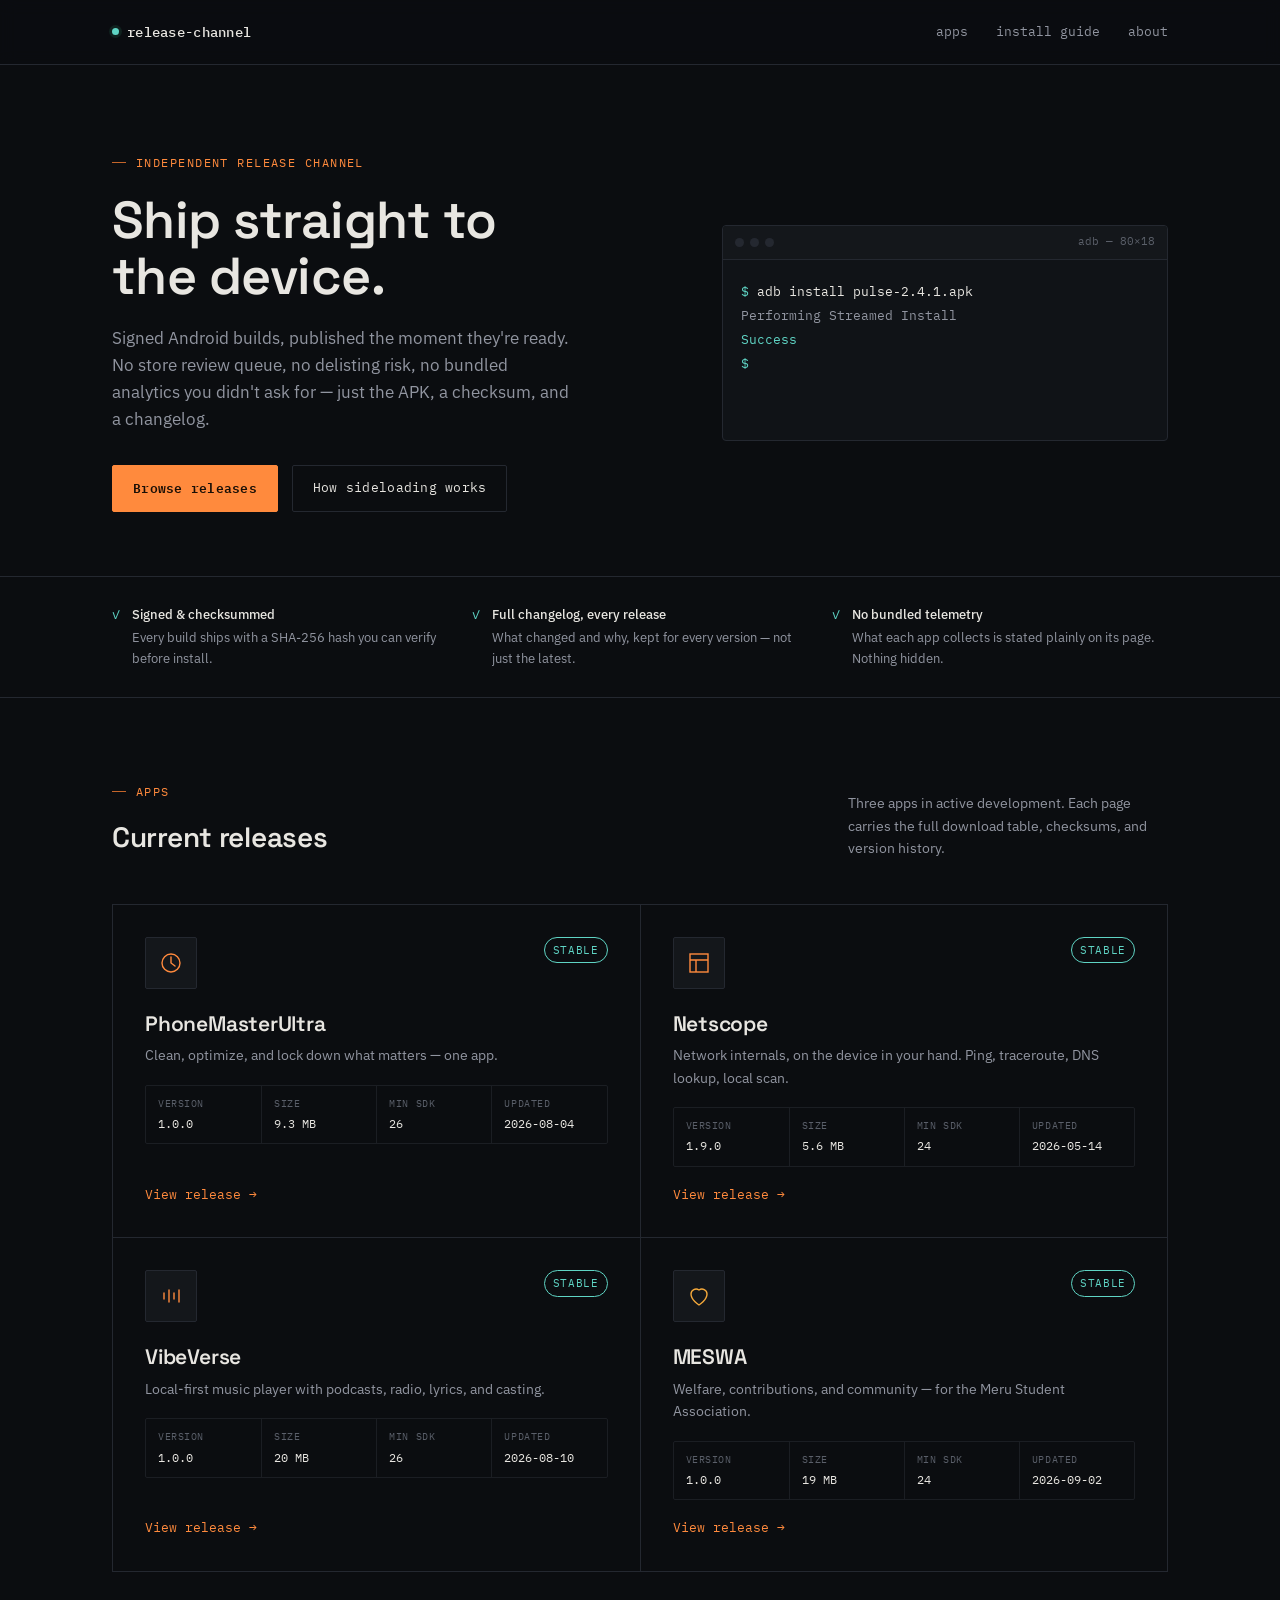
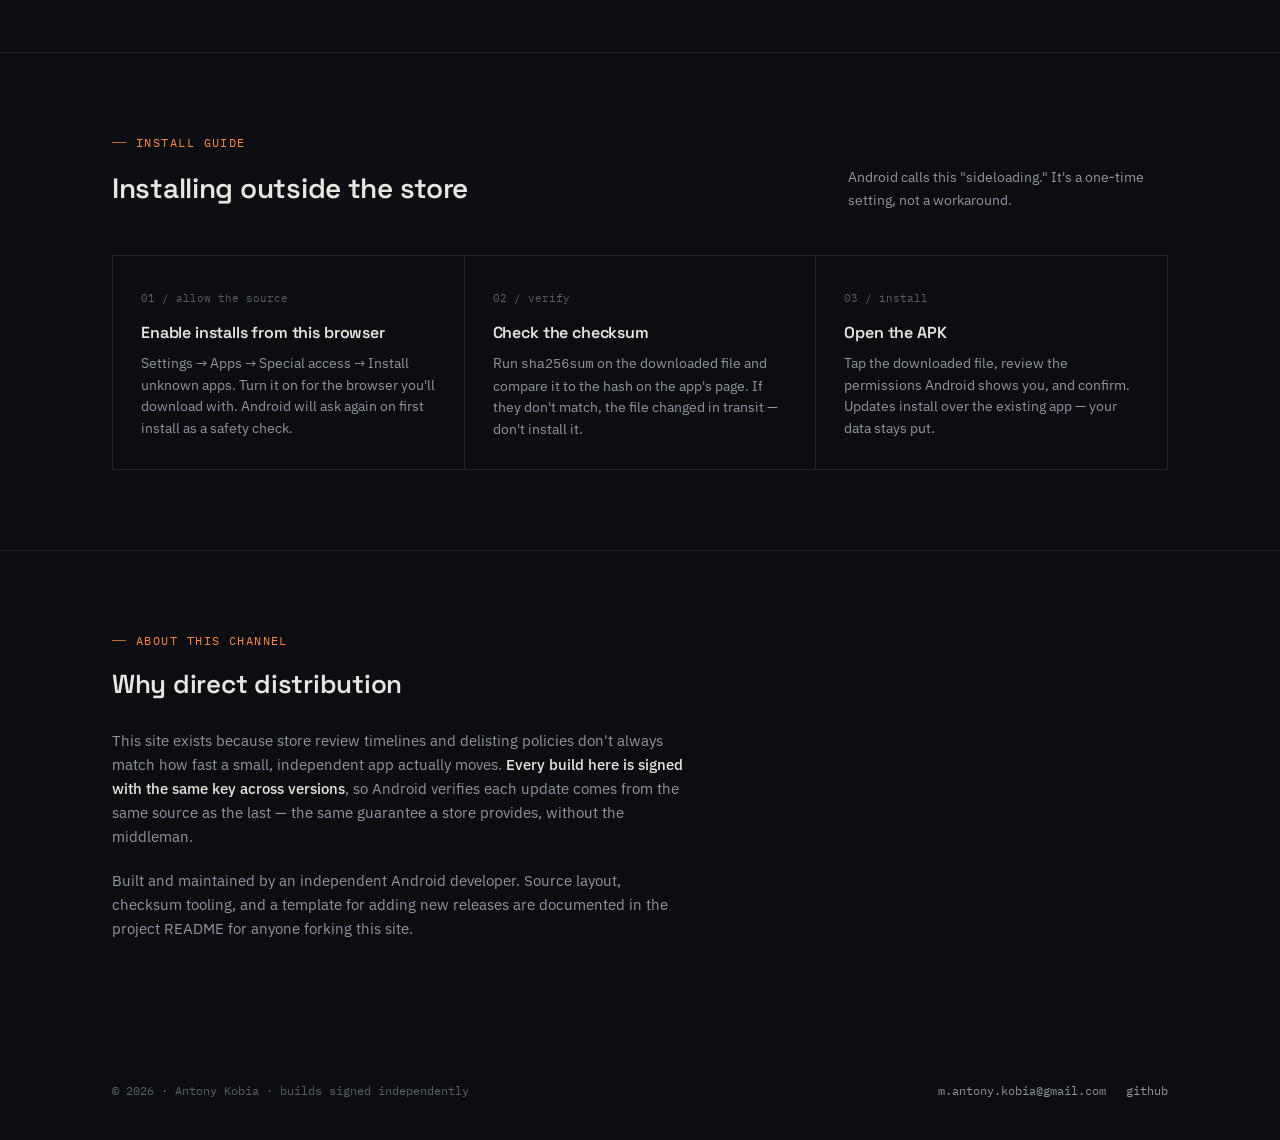
<file: index.html>
<!DOCTYPE html>
<html lang="en">
<head>
<meta charset="UTF-8">
<meta name="viewport" content="width=device-width, initial-scale=1.0">
<title>Release Channel — direct Android builds</title>
<meta name="description" content="Signed Android APKs, published directly by an independent developer. No store queue, full changelogs, verifiable checksums.">
<link rel="preconnect" href="https://fonts.googleapis.com">
<link rel="preconnect" href="https://fonts.gstatic.com" crossorigin>
<link href="https://fonts.googleapis.com/css2?family=Space+Grotesk:wght@500;600;700&family=IBM+Plex+Sans:wght@400;500&family=IBM+Plex+Mono:wght@400;500&display=swap" rel="stylesheet">
<link rel="stylesheet" href="style.css">
</head>
<body>

<nav class="site-nav">
  <div class="wrap">
    <a href="index.html" class="brand"><span class="dot"></span>release-channel</a>
    <div class="nav-links">
      <a href="#apps">apps</a>
      <a href="#install-guide">install guide</a>
      <a href="#about">about</a>
    </div>
  </div>
</nav>

<header class="hero">
  <div class="wrap hero-grid">
    <div>
      <span class="eyebrow">independent release channel</span>
      <h1>Ship straight to the device.</h1>
      <p class="lede">Signed Android builds, published the moment they're ready. No store review queue, no delisting risk, no bundled analytics you didn't ask for — just the APK, a checksum, and a changelog.</p>
      <div class="hero-actions">
        <a href="#apps" class="btn btn-primary">Browse releases</a>
        <a href="#install-guide" class="btn btn-ghost">How sideloading works</a>
      </div>
    </div>
    <div class="terminal" aria-hidden="true">
      <div class="terminal-bar"><span></span><span></span><span></span><div class="label">adb — 80×18</div></div>
      <div class="terminal-body" data-terminal data-lines='[
        {"type":"cmd","text":"adb install pulse-2.4.1.apk","speed":24},
        {"type":"out","text":"Performing Streamed Install","pause":150},
        {"type":"ok","text":"Success","pause":500},
        {"type":"cmd","text":"sha256sum pulse-2.4.1.apk","speed":18},
        {"type":"out","text":"4f91a8...e2c0  pulse-2.4.1.apk"}
      ]'></div>
    </div>
  </div>
</header>

<section class="trust-strip">
  <div class="wrap">
    <div class="trust-item"><span class="mark">✓</span><div><b>Signed & checksummed</b>Every build ships with a SHA-256 hash you can verify before install.</div></div>
    <div class="trust-item"><span class="mark">✓</span><div><b>Full changelog, every release</b>What changed and why, kept for every version — not just the latest.</div></div>
    <div class="trust-item"><span class="mark">✓</span><div><b>No bundled telemetry</b>What each app collects is stated plainly on its page. Nothing hidden.</div></div>
  </div>
</section>

<section class="section" id="apps">
  <div class="wrap">
    <div class="section-head">
      <div>
        <span class="eyebrow">apps</span>
        <h2>Current releases</h2>
      </div>
      <p class="desc">Three apps in active development. Each page carries the full download table, checksums, and version history.</p>
    </div>

    <div class="apps-grid">

      <article class="release-card">
        <div class="card-top">
          <div class="app-mark" aria-hidden="true">
            <svg width="26" height="26" viewBox="0 0 26 26" fill="none"><circle cx="13" cy="13" r="9" stroke="#FF8A3D" stroke-width="1.4"/><path d="M13 7v6l4 3" stroke="#FF8A3D" stroke-width="1.4" stroke-linecap="round"/></svg>
          </div>
          <span class="status-pill">stable</span>
        </div>
        <div>
          <h3>PhoneMasterUltra</h3>
          <p class="tagline">Clean, optimize, and lock down what matters — one app.</p>
        </div>
        <div class="spec-plate compact">
          <div><span class="k">version</span><span class="v">1.0.0</span></div>
          <div><span class="k">size</span><span class="v">9.3 MB</span></div>
          <div><span class="k">min sdk</span><span class="v">26</span></div>
          <div><span class="k">updated</span><span class="v">2026-08-04</span></div>
        </div>
        <a href="apps/phonemasterultra.html" class="card-link">View release <span aria-hidden="true">→</span></a>
      </article>

      <article class="release-card">
        <div class="card-top">
          <div class="app-mark" aria-hidden="true">
            <svg width="26" height="26" viewBox="0 0 26 26" fill="none"><rect x="4" y="4" width="18" height="18" stroke="#FF8A3D" stroke-width="1.4"/><path d="M4 10h18M10 10v12" stroke="#FF8A3D" stroke-width="1.4"/></svg>
          </div>
          <span class="status-pill">stable</span>
        </div>
        <div>
          <h3>Netscope</h3>
          <p class="tagline">Network internals, on the device in your hand. Ping, traceroute, DNS lookup, local scan.</p>
        </div>
        <div class="spec-plate compact">
          <div><span class="k">version</span><span class="v">1.9.0</span></div>
          <div><span class="k">size</span><span class="v">5.6 MB</span></div>
          <div><span class="k">min sdk</span><span class="v">24</span></div>
          <div><span class="k">updated</span><span class="v">2026-05-14</span></div>
        </div>
        <a href="apps/netscope.html" class="card-link">View release <span aria-hidden="true">→</span></a>
      </article>

      <article class="release-card">
        <div class="card-top">
          <div class="app-mark" aria-hidden="true">
            <svg width="26" height="26" viewBox="0 0 26 26" fill="none">
              <path d="M6 16V10" stroke="#FF8A3D" stroke-width="1.4" stroke-linecap="round"/>
              <path d="M11 19V7" stroke="#FF8A3D" stroke-width="1.4" stroke-linecap="round"/>
              <path d="M16 16V10" stroke="#FF8A3D" stroke-width="1.4" stroke-linecap="round"/>
              <path d="M21 19V7" stroke="#FF8A3D" stroke-width="1.4" stroke-linecap="round"/>
            </svg>
          </div>
          <span class="status-pill">stable</span>
        </div>
        <div>
          <h3>VibeVerse</h3>
          <p class="tagline">Local-first music player with podcasts, radio, lyrics, and casting.</p>
        </div>
        <div class="spec-plate compact">
          <div><span class="k">version</span><span class="v">1.0.0</span></div>
          <div><span class="k">size</span><span class="v">20 MB</span></div>
          <div><span class="k">min sdk</span><span class="v">26</span></div>
          <div><span class="k">updated</span><span class="v">2026-08-10</span></div>
        </div>
        <a href="apps/vibeverse.html" class="card-link">View release <span aria-hidden="true">→</span></a>
      </article>

      <article class="release-card">
        <div class="card-top">
          <div class="app-mark" aria-hidden="true">
            <svg width="26" height="26" viewBox="0 0 26 26" fill="none"><path d="M13 22s-8-5-8-11a5 5 0 0 1 8-4 5 5 0 0 1 8 4c0 6-8 11-8 11z" stroke="#F4A93B" stroke-width="1.4" stroke-linejoin="round"/></svg>
          </div>
          <span class="status-pill">stable</span>
        </div>
        <div>
          <h3>MESWA</h3>
          <p class="tagline">Welfare, contributions, and community — for the Meru Student Association.</p>
        </div>
        <div class="spec-plate compact">
          <div><span class="k">version</span><span class="v">1.0.0</span></div>
          <div><span class="k">size</span><span class="v">19 MB</span></div>
          <div><span class="k">min sdk</span><span class="v">24</span></div>
          <div><span class="k">updated</span><span class="v">2026-09-02</span></div>
        </div>
        <a href="apps/meswa.html" class="card-link">View release <span aria-hidden="true">→</span></a>
      </article>

    </div>
  </div>
</section>

<section class="section" id="install-guide">
  <div class="wrap">
    <div class="section-head">
      <div>
        <span class="eyebrow">install guide</span>
        <h2>Installing outside the store</h2>
      </div>
      <p class="desc">Android calls this "sideloading." It's a one-time setting, not a workaround.</p>
    </div>
    <div class="steps">
      <div class="step">
        <span class="tag">01 / allow the source</span>
        <h4>Enable installs from this browser</h4>
        <p>Settings → Apps → Special access → Install unknown apps. Turn it on for the browser you'll download with. Android will ask again on first install as a safety check.</p>
      </div>
      <div class="step">
        <span class="tag">02 / verify</span>
        <h4>Check the checksum</h4>
        <p>Run <code>sha256sum</code> on the downloaded file and compare it to the hash on the app's page. If they don't match, the file changed in transit — don't install it.</p>
      </div>
      <div class="step">
        <span class="tag">03 / install</span>
        <h4>Open the APK</h4>
        <p>Tap the downloaded file, review the permissions Android shows you, and confirm. Updates install over the existing app — your data stays put.</p>
      </div>
    </div>
  </div>
</section>

<section class="section" id="about" style="border-bottom:none;">
  <div class="wrap">
    <span class="eyebrow">about this channel</span>
    <h2 style="margin-top:14px; margin-bottom:24px; font-size:26px;">Why direct distribution</h2>
    <p class="about-block">This site exists because store review timelines and delisting policies don't always match how fast a small, independent app actually moves. <b>Every build here is signed with the same key across versions</b>, so Android verifies each update comes from the same source as the last — the same guarantee a store provides, without the middleman.</p>
    <p class="about-block">Built and maintained by an independent Android developer. Source layout, checksum tooling, and a template for adding new releases are documented in the project README for anyone forking this site.</p>
  </div>
</section>

<footer>
  <div class="wrap">
    <span class="foot-meta">© 2026 · Antony Kobia · builds signed independently</span>
    <div class="foot-links">
      <a href="mailto:m.antony.kobia@gmail.com">m.antony.kobia@gmail.com</a>
      <a href="https://github.com/Antony486">github</a>
    </div>
  </div>
</footer>

<script src="script.js"></script>
</body>
</html>
</file>
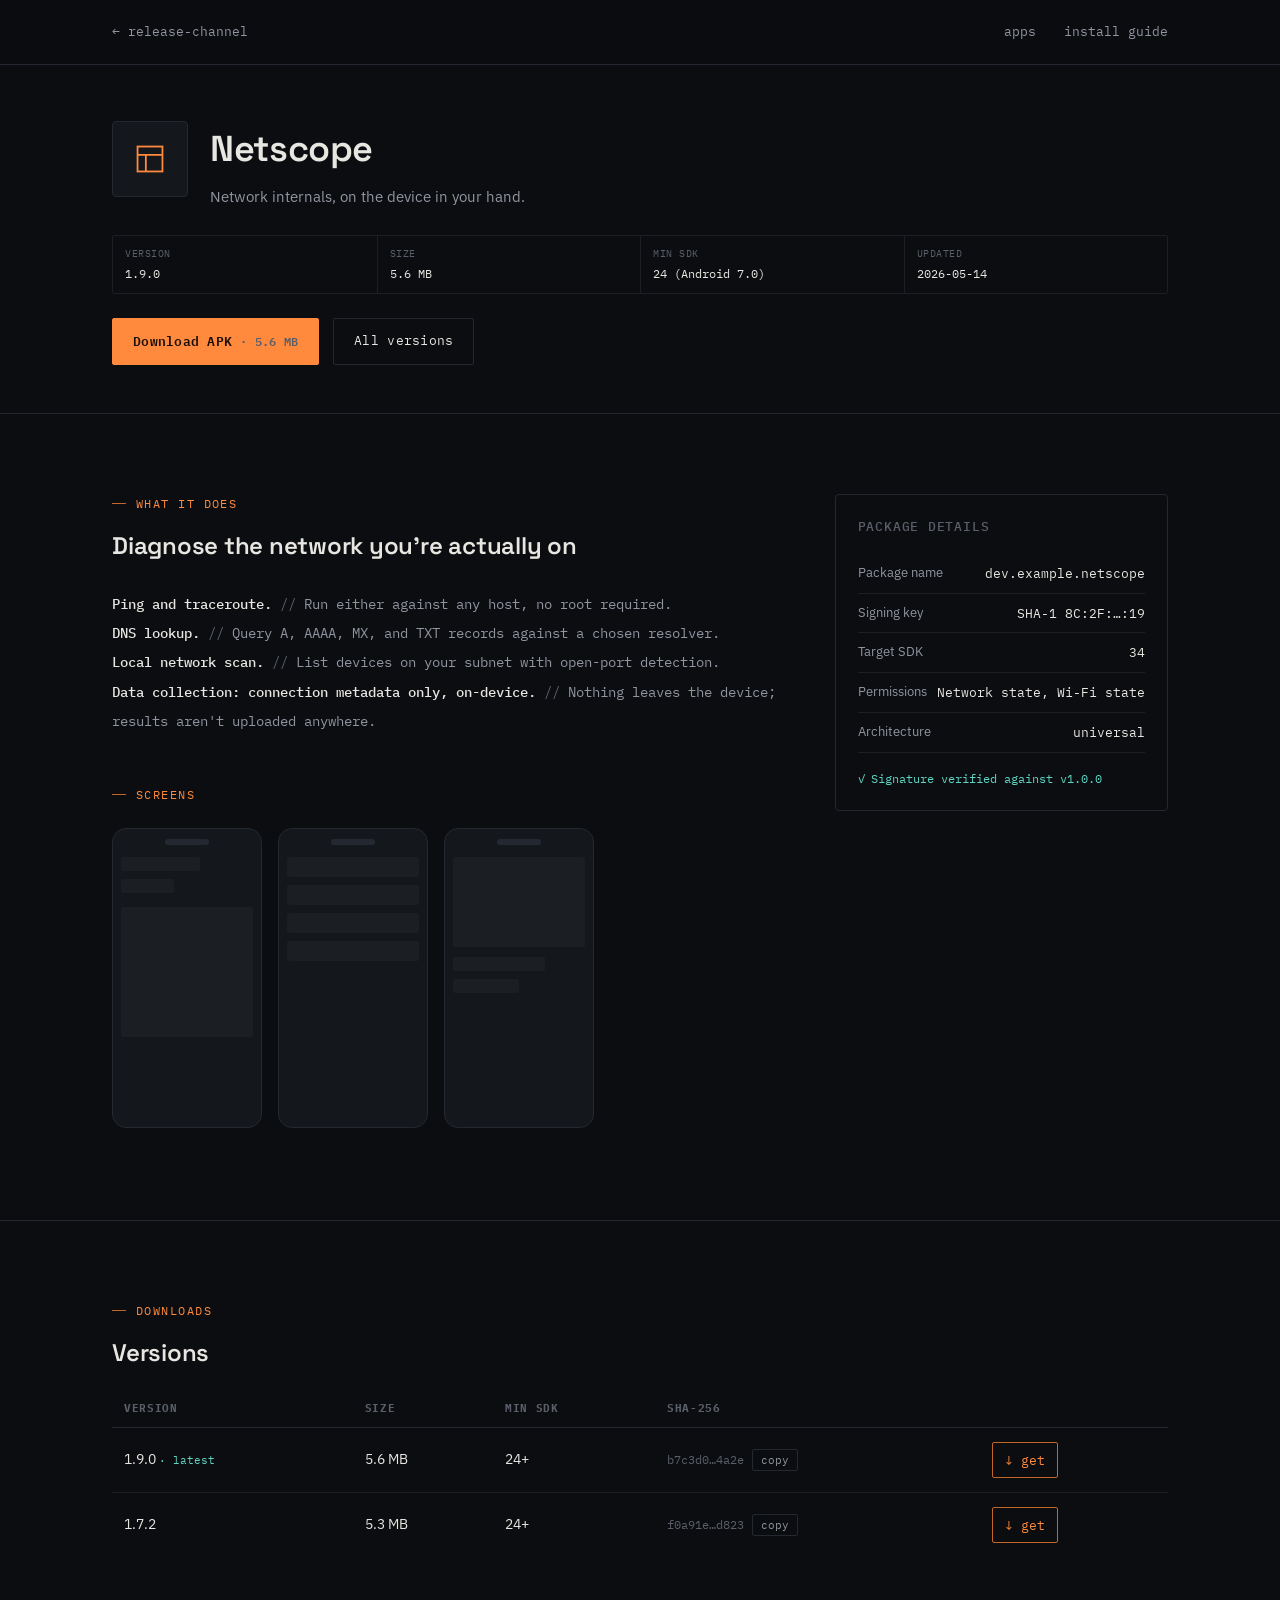
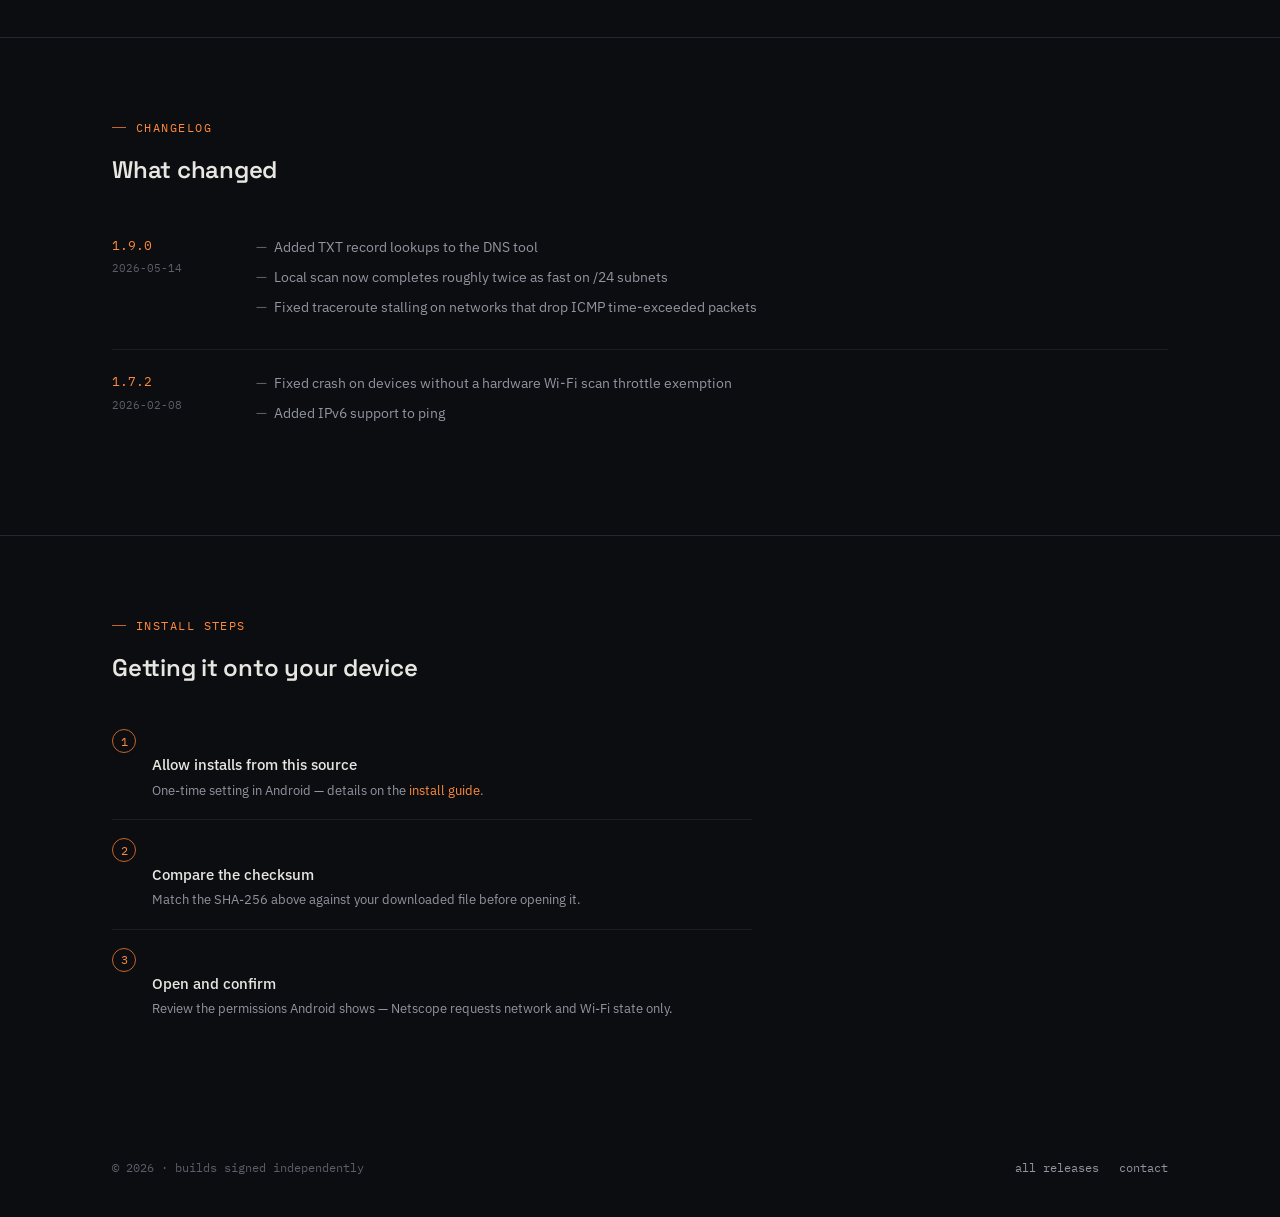
<file: netscope.html>
<!DOCTYPE html>
<html lang="en">
<head>
<meta charset="UTF-8">
<meta name="viewport" content="width=device-width, initial-scale=1.0">
<title>Netscope — release channel</title>
<meta name="description" content="Netscope: on-device network diagnostics. Direct APK download, checksums, and changelog.">
<link rel="preconnect" href="https://fonts.googleapis.com">
<link rel="preconnect" href="https://fonts.gstatic.com" crossorigin>
<link href="https://fonts.googleapis.com/css2?family=Space+Grotesk:wght@500;600;700&family=IBM+Plex+Sans:wght@400;500&family=IBM+Plex+Mono:wght@400;500&display=swap" rel="stylesheet">
<link rel="stylesheet" href="../style.css">
</head>
<body>

<nav class="site-nav">
  <div class="wrap">
    <a href="../index.html" class="nav-back">← release-channel</a>
    <div class="nav-links">
      <a href="../index.html#apps">apps</a>
      <a href="../index.html#install-guide">install guide</a>
    </div>
  </div>
</nav>

<header class="app-hero">
  <div class="wrap">
    <div class="app-hero-top">
      <div class="app-mark-lg" aria-hidden="true">
        <svg width="36" height="36" viewBox="0 0 26 26" fill="none"><rect x="4" y="4" width="18" height="18" stroke="#FF8A3D" stroke-width="1.3"/><path d="M4 10h18M10 10v12" stroke="#FF8A3D" stroke-width="1.3"/></svg>
      </div>
      <div>
        <h1>Netscope</h1>
        <p class="tagline">Network internals, on the device in your hand.</p>
      </div>
    </div>

    <div class="spec-plate">
      <div><span class="k">version</span><span class="v">1.9.0</span></div>
      <div><span class="k">size</span><span class="v">5.6 MB</span></div>
      <div><span class="k">min sdk</span><span class="v">24 (Android 7.0)</span></div>
      <div><span class="k">updated</span><span class="v">2026-05-14</span></div>
    </div>

    <div class="app-hero-actions">
      <a href="../downloads/netscope-1.9.0.apk" class="btn btn-primary">Download APK <span class="dl-size">· 5.6 MB</span></a>
      <a href="#downloads" class="btn btn-ghost">All versions</a>
    </div>
  </div>
</header>

<section class="section">
  <div class="wrap two-col">
    <div>
      <span class="eyebrow">what it does</span>
      <h2 style="margin:14px 0 24px; font-size:24px;">Diagnose the network you're actually on</h2>
      <div class="feature-list">
        <div><b>Ping and traceroute.</b> <span class="c">//</span> Run either against any host, no root required.</div>
        <div><b>DNS lookup.</b> <span class="c">//</span> Query A, AAAA, MX, and TXT records against a chosen resolver.</div>
        <div><b>Local network scan.</b> <span class="c">//</span> List devices on your subnet with open-port detection.</div>
        <div><b>Data collection: connection metadata only, on-device.</b> <span class="c">//</span> Nothing leaves the device; results aren't uploaded anywhere.</div>
      </div>

      <span class="eyebrow" style="margin-top:48px; display:flex;">screens</span>
      <div class="screens-row" style="margin-top:20px;">
        <div class="phone"><div class="bar"></div><div class="blk" style="height:14px; width:60%;"></div><div class="blk" style="height:14px; width:40%; margin-top:6px;"></div><div class="blk" style="height:130px; margin-top:14px;"></div></div>
        <div class="phone"><div class="bar"></div><div class="blk" style="height:20px;"></div><div class="blk" style="height:20px; margin-top:6px;"></div><div class="blk" style="height:20px; margin-top:6px;"></div><div class="blk" style="height:20px; margin-top:6px;"></div></div>
        <div class="phone"><div class="bar"></div><div class="blk" style="height:90px;"></div><div class="blk" style="height:14px; width:70%; margin-top:10px;"></div><div class="blk" style="height:14px; width:50%; margin-top:6px;"></div></div>
      </div>
    </div>

    <aside class="side-panel">
      <h4>Package details</h4>
      <div class="side-row"><span class="k">Package name</span><span class="v">dev.example.netscope</span></div>
      <div class="side-row"><span class="k">Signing key</span><span class="v">SHA-1 8C:2F:…:19</span></div>
      <div class="side-row"><span class="k">Target SDK</span><span class="v">34</span></div>
      <div class="side-row"><span class="k">Permissions</span><span class="v">Network state, Wi-Fi state</span></div>
      <div class="side-row"><span class="k">Architecture</span><span class="v">universal</span></div>
      <div class="verified">Signature verified against v1.0.0</div>
    </aside>
  </div>
</section>

<section class="section" id="downloads">
  <div class="wrap">
    <span class="eyebrow">downloads</span>
    <h2 style="margin:14px 0 28px; font-size:24px;">Versions</h2>
    <table class="dl-table">
      <thead>
        <tr><th>version</th><th>size</th><th>min sdk</th><th>sha-256</th><th></th></tr>
      </thead>
      <tbody>
        <tr>
          <td>1.9.0 <span style="color:var(--ok); font-family:var(--font-mono); font-size:11px;">· latest</span></td>
          <td>5.6 MB</td>
          <td>24+</td>
          <td><span class="hash">b7c3d0…4a2e <button class="copy-btn" data-copy="b7c3d0e12345678901234567890abcdef1234567890abcdef1234567890004a2e">copy</button></span></td>
          <td><a href="../downloads/netscope-1.9.0.apk" class="dl-btn">↓ get</a></td>
        </tr>
        <tr>
          <td>1.7.2</td>
          <td>5.3 MB</td>
          <td>24+</td>
          <td><span class="hash">f0a91e…d823 <button class="copy-btn" data-copy="f0a91ecdef1234567890abcdef1234567890abcdef1234567890abcdefd823">copy</button></span></td>
          <td><a href="../downloads/netscope-1.7.2.apk" class="dl-btn">↓ get</a></td>
        </tr>
      </tbody>
    </table>
  </div>
</section>

<section class="section">
  <div class="wrap">
    <span class="eyebrow">changelog</span>
    <h2 style="margin:14px 0 8px; font-size:24px;">What changed</h2>
    <div style="margin-top:24px;">
      <div class="changelog-entry">
        <div><div class="ver">1.9.0</div><div class="date">2026-05-14</div></div>
        <ul>
          <li>Added TXT record lookups to the DNS tool</li>
          <li>Local scan now completes roughly twice as fast on /24 subnets</li>
          <li>Fixed traceroute stalling on networks that drop ICMP time-exceeded packets</li>
        </ul>
      </div>
      <div class="changelog-entry">
        <div><div class="ver">1.7.2</div><div class="date">2026-02-08</div></div>
        <ul>
          <li>Fixed crash on devices without a hardware Wi-Fi scan throttle exemption</li>
          <li>Added IPv6 support to ping</li>
        </ul>
      </div>
    </div>
  </div>
</section>

<section class="section" style="border-bottom:none;">
  <div class="wrap">
    <span class="eyebrow">install steps</span>
    <h2 style="margin:14px 0 8px; font-size:24px;">Getting it onto your device</h2>
    <div class="install-steps" style="margin-top:24px; max-width:64ch;">
      <div class="install-step">
        <span class="n">1</span>
        <div><h5>Allow installs from this source</h5><p>One-time setting in Android — details on the <a href="../index.html#install-guide" style="color:var(--accent);">install guide</a>.</p></div>
      </div>
      <div class="install-step">
        <span class="n">2</span>
        <div><h5>Compare the checksum</h5><p>Match the SHA-256 above against your downloaded file before opening it.</p></div>
      </div>
      <div class="install-step">
        <span class="n">3</span>
        <div><h5>Open and confirm</h5><p>Review the permissions Android shows — Netscope requests network and Wi-Fi state only.</p></div>
      </div>
    </div>
  </div>
</section>

<footer>
  <div class="wrap">
    <span class="foot-meta">© 2026 · builds signed independently</span>
    <div class="foot-links">
      <a href="../index.html">all releases</a>
      <a href="mailto:m.antony.kobia@gmail.com">contact</a>
    </div>
  </div>
</footer>

<script src="../script.js"></script>
</body>
</html>
</file>
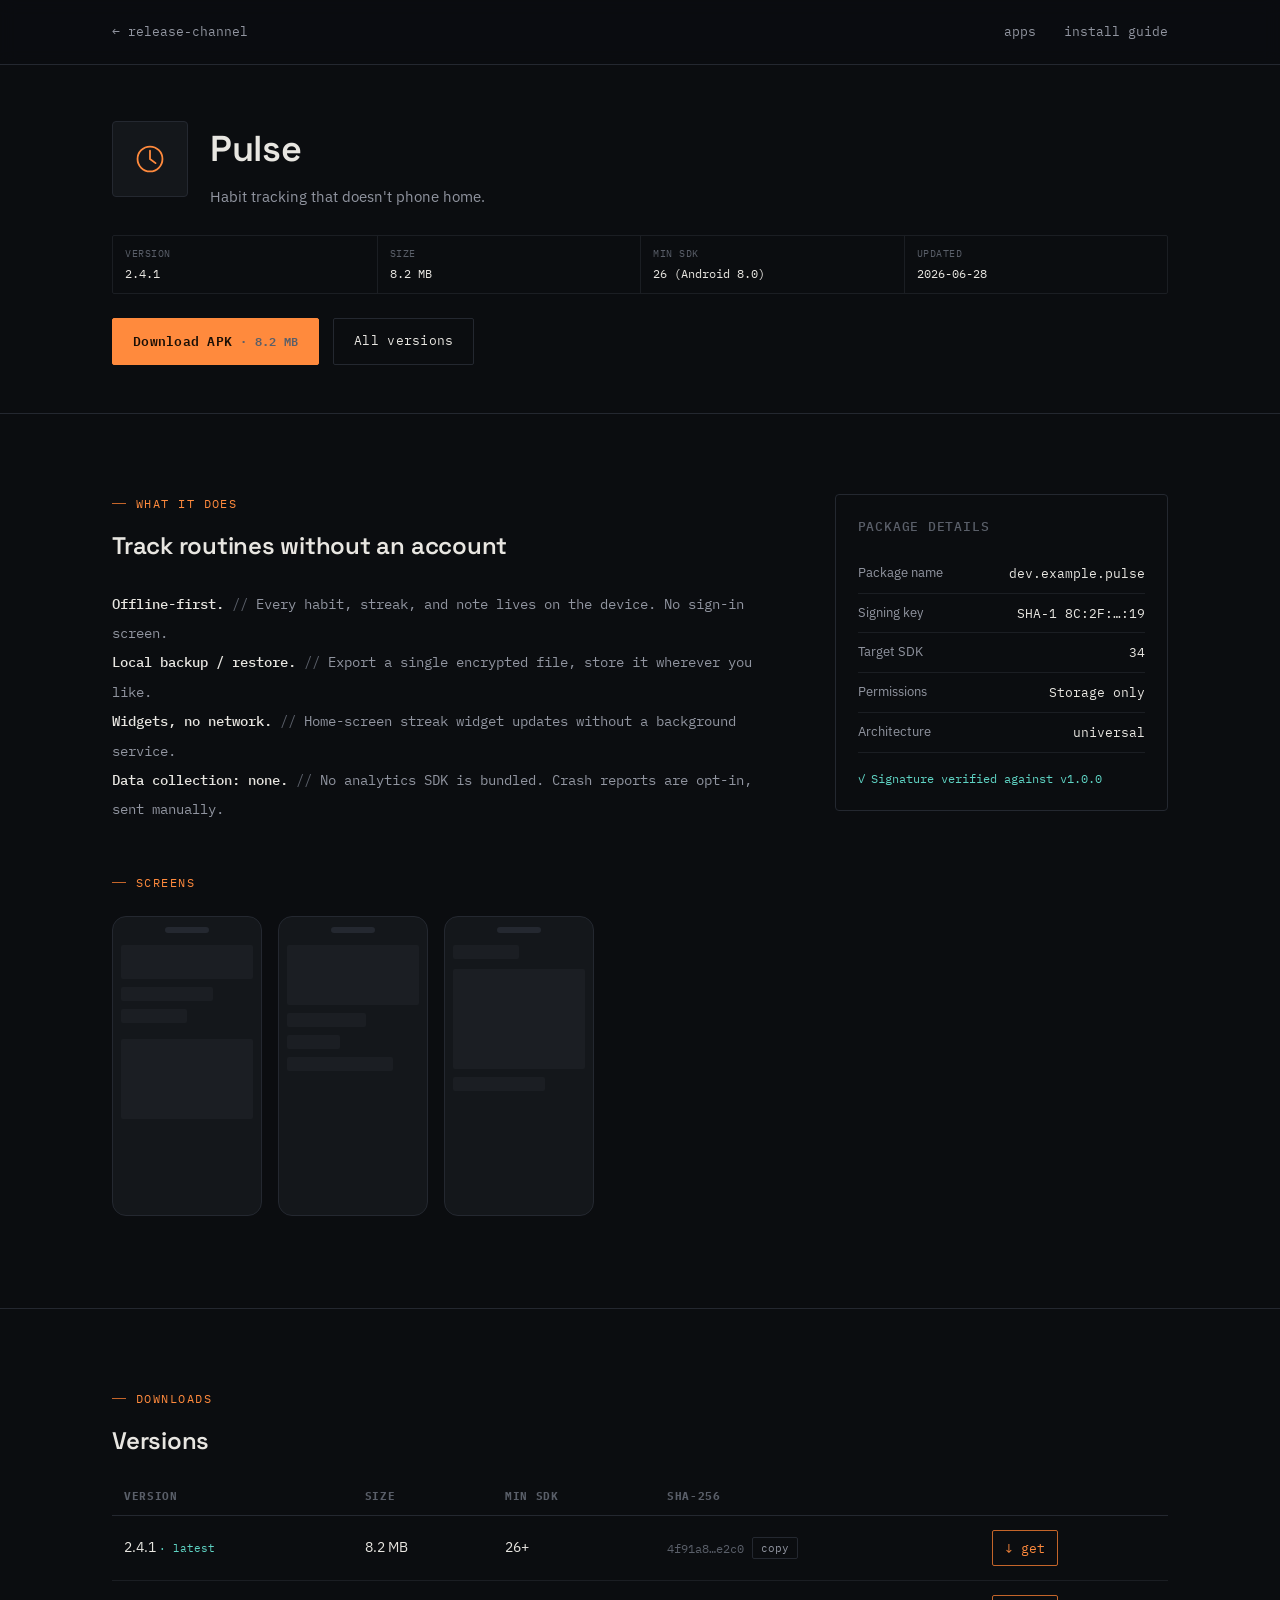
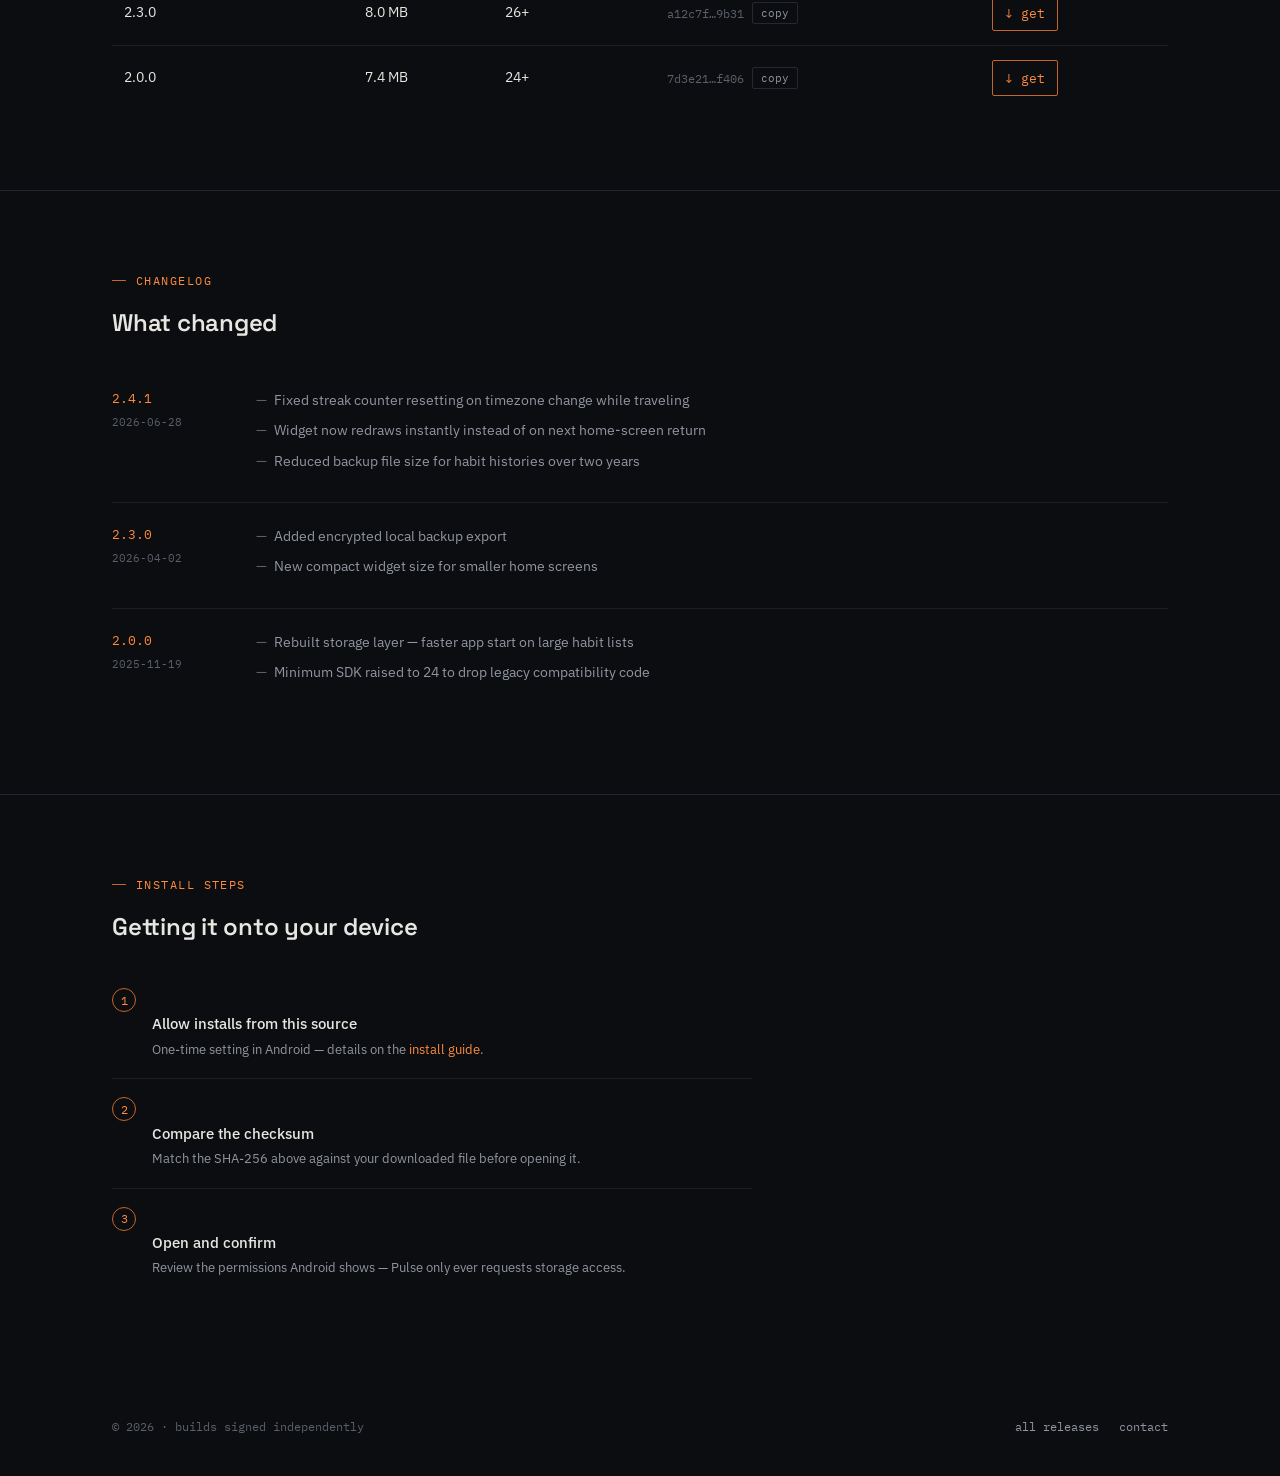
<file: pulse.html>
<!DOCTYPE html>
<html lang="en">
<head>
<meta charset="UTF-8">
<meta name="viewport" content="width=device-width, initial-scale=1.0">
<title>Pulse — release channel</title>
<meta name="description" content="Pulse: offline-first habit tracking. Direct APK download, checksums, and changelog.">
<link rel="preconnect" href="https://fonts.googleapis.com">
<link rel="preconnect" href="https://fonts.gstatic.com" crossorigin>
<link href="https://fonts.googleapis.com/css2?family=Space+Grotesk:wght@500;600;700&family=IBM+Plex+Sans:wght@400;500&family=IBM+Plex+Mono:wght@400;500&display=swap" rel="stylesheet">
<link rel="stylesheet" href="../style.css">
</head>
<body>

<nav class="site-nav">
  <div class="wrap">
    <a href="../index.html" class="nav-back">← release-channel</a>
    <div class="nav-links">
      <a href="../index.html#apps">apps</a>
      <a href="../index.html#install-guide">install guide</a>
    </div>
  </div>
</nav>

<header class="app-hero">
  <div class="wrap">
    <div class="app-hero-top">
      <div class="app-mark-lg" aria-hidden="true">
        <svg width="36" height="36" viewBox="0 0 26 26" fill="none"><circle cx="13" cy="13" r="9" stroke="#FF8A3D" stroke-width="1.3"/><path d="M13 7v6l4 3" stroke="#FF8A3D" stroke-width="1.3" stroke-linecap="round"/></svg>
      </div>
      <div>
        <h1>Pulse</h1>
        <p class="tagline">Habit tracking that doesn't phone home.</p>
      </div>
    </div>

    <div class="spec-plate">
      <div><span class="k">version</span><span class="v">2.4.1</span></div>
      <div><span class="k">size</span><span class="v">8.2 MB</span></div>
      <div><span class="k">min sdk</span><span class="v">26 (Android 8.0)</span></div>
      <div><span class="k">updated</span><span class="v">2026-06-28</span></div>
    </div>

    <div class="app-hero-actions">
      <a href="../downloads/pulse-2.4.1.apk" class="btn btn-primary">Download APK <span class="dl-size">· 8.2 MB</span></a>
      <a href="#downloads" class="btn btn-ghost">All versions</a>
    </div>
  </div>
</header>

<section class="section">
  <div class="wrap two-col">
    <div>
      <span class="eyebrow">what it does</span>
      <h2 style="margin:14px 0 24px; font-size:24px;">Track routines without an account</h2>
      <div class="feature-list">
        <div><b>Offline-first.</b> <span class="c">//</span> Every habit, streak, and note lives on the device. No sign-in screen.</div>
        <div><b>Local backup / restore.</b> <span class="c">//</span> Export a single encrypted file, store it wherever you like.</div>
        <div><b>Widgets, no network.</b> <span class="c">//</span> Home-screen streak widget updates without a background service.</div>
        <div><b>Data collection: none.</b> <span class="c">//</span> No analytics SDK is bundled. Crash reports are opt-in, sent manually.</div>
      </div>

      <span class="eyebrow" style="margin-top:48px; display:flex;">screens</span>
      <div class="screens-row" style="margin-top:20px;">
        <div class="phone"><div class="bar"></div><div class="blk" style="height:34px;"></div><div class="blk" style="height:14px; width:70%;"></div><div class="blk" style="height:14px; width:50%; margin-top:6px;"></div><div class="blk" style="height:80px; margin-top:16px;"></div></div>
        <div class="phone"><div class="bar"></div><div class="blk" style="height:60px;"></div><div class="blk" style="height:14px; width:60%;"></div><div class="blk" style="height:14px; width:40%; margin-top:6px;"></div><div class="blk" style="height:14px; width:80%; margin-top:6px;"></div></div>
        <div class="phone"><div class="bar"></div><div class="blk" style="height:14px; width:50%;"></div><div class="blk" style="height:100px; margin-top:10px;"></div><div class="blk" style="height:14px; width:70%; margin-top:8px;"></div></div>
      </div>
    </div>

    <aside class="side-panel">
      <h4>Package details</h4>
      <div class="side-row"><span class="k">Package name</span><span class="v">dev.example.pulse</span></div>
      <div class="side-row"><span class="k">Signing key</span><span class="v">SHA-1 8C:2F:…:19</span></div>
      <div class="side-row"><span class="k">Target SDK</span><span class="v">34</span></div>
      <div class="side-row"><span class="k">Permissions</span><span class="v">Storage only</span></div>
      <div class="side-row"><span class="k">Architecture</span><span class="v">universal</span></div>
      <div class="verified">Signature verified against v1.0.0</div>
    </aside>
  </div>
</section>

<section class="section" id="downloads">
  <div class="wrap">
    <span class="eyebrow">downloads</span>
    <h2 style="margin:14px 0 28px; font-size:24px;">Versions</h2>
    <table class="dl-table">
      <thead>
        <tr><th>version</th><th>size</th><th>min sdk</th><th>sha-256</th><th></th></tr>
      </thead>
      <tbody>
        <tr>
          <td>2.4.1 <span style="color:var(--ok); font-family:var(--font-mono); font-size:11px;">· latest</span></td>
          <td>8.2 MB</td>
          <td>26+</td>
          <td><span class="hash">4f91a8…e2c0 <button class="copy-btn" data-copy="4f91a8b23c7de9012f45a6b8c9d0e1f2a3b4c5d6e7f8091a2b3c4d5e6f7e2c0">copy</button></span></td>
          <td><a href="../downloads/pulse-2.4.1.apk" class="dl-btn">↓ get</a></td>
        </tr>
        <tr>
          <td>2.3.0</td>
          <td>8.0 MB</td>
          <td>26+</td>
          <td><span class="hash">a12c7f…9b31 <button class="copy-btn" data-copy="a12c7fde34567890123abcdef4567890123abcdef4567890123abcdef9b31">copy</button></span></td>
          <td><a href="../downloads/pulse-2.3.0.apk" class="dl-btn">↓ get</a></td>
        </tr>
        <tr>
          <td>2.0.0</td>
          <td>7.4 MB</td>
          <td>24+</td>
          <td><span class="hash">7d3e21…f406 <button class="copy-btn" data-copy="7d3e21ab98765432109fedcba9876543210fedcba9876543210fedcbaf406">copy</button></span></td>
          <td><a href="../downloads/pulse-2.0.0.apk" class="dl-btn">↓ get</a></td>
        </tr>
      </tbody>
    </table>
  </div>
</section>

<section class="section">
  <div class="wrap">
    <span class="eyebrow">changelog</span>
    <h2 style="margin:14px 0 8px; font-size:24px;">What changed</h2>
    <div style="margin-top:24px;">
      <div class="changelog-entry">
        <div><div class="ver">2.4.1</div><div class="date">2026-06-28</div></div>
        <ul>
          <li>Fixed streak counter resetting on timezone change while traveling</li>
          <li>Widget now redraws instantly instead of on next home-screen return</li>
          <li>Reduced backup file size for habit histories over two years</li>
        </ul>
      </div>
      <div class="changelog-entry">
        <div><div class="ver">2.3.0</div><div class="date">2026-04-02</div></div>
        <ul>
          <li>Added encrypted local backup export</li>
          <li>New compact widget size for smaller home screens</li>
        </ul>
      </div>
      <div class="changelog-entry">
        <div><div class="ver">2.0.0</div><div class="date">2025-11-19</div></div>
        <ul>
          <li>Rebuilt storage layer — faster app start on large habit lists</li>
          <li>Minimum SDK raised to 24 to drop legacy compatibility code</li>
        </ul>
      </div>
    </div>
  </div>
</section>

<section class="section" style="border-bottom:none;">
  <div class="wrap">
    <span class="eyebrow">install steps</span>
    <h2 style="margin:14px 0 8px; font-size:24px;">Getting it onto your device</h2>
    <div class="install-steps" style="margin-top:24px; max-width:64ch;">
      <div class="install-step">
        <span class="n">1</span>
        <div><h5>Allow installs from this source</h5><p>One-time setting in Android — details on the <a href="../index.html#install-guide" style="color:var(--accent);">install guide</a>.</p></div>
      </div>
      <div class="install-step">
        <span class="n">2</span>
        <div><h5>Compare the checksum</h5><p>Match the SHA-256 above against your downloaded file before opening it.</p></div>
      </div>
      <div class="install-step">
        <span class="n">3</span>
        <div><h5>Open and confirm</h5><p>Review the permissions Android shows — Pulse only ever requests storage access.</p></div>
      </div>
    </div>
  </div>
</section>

<footer>
  <div class="wrap">
    <span class="foot-meta">© 2026 · builds signed independently</span>
    <div class="foot-links">
      <a href="../index.html">all releases</a>
      <a href="mailto:m.antony.kobia@gmail.com">contact</a>
    </div>
  </div>
</footer>

<script src="../script.js"></script>
</body>
</html>
</file>
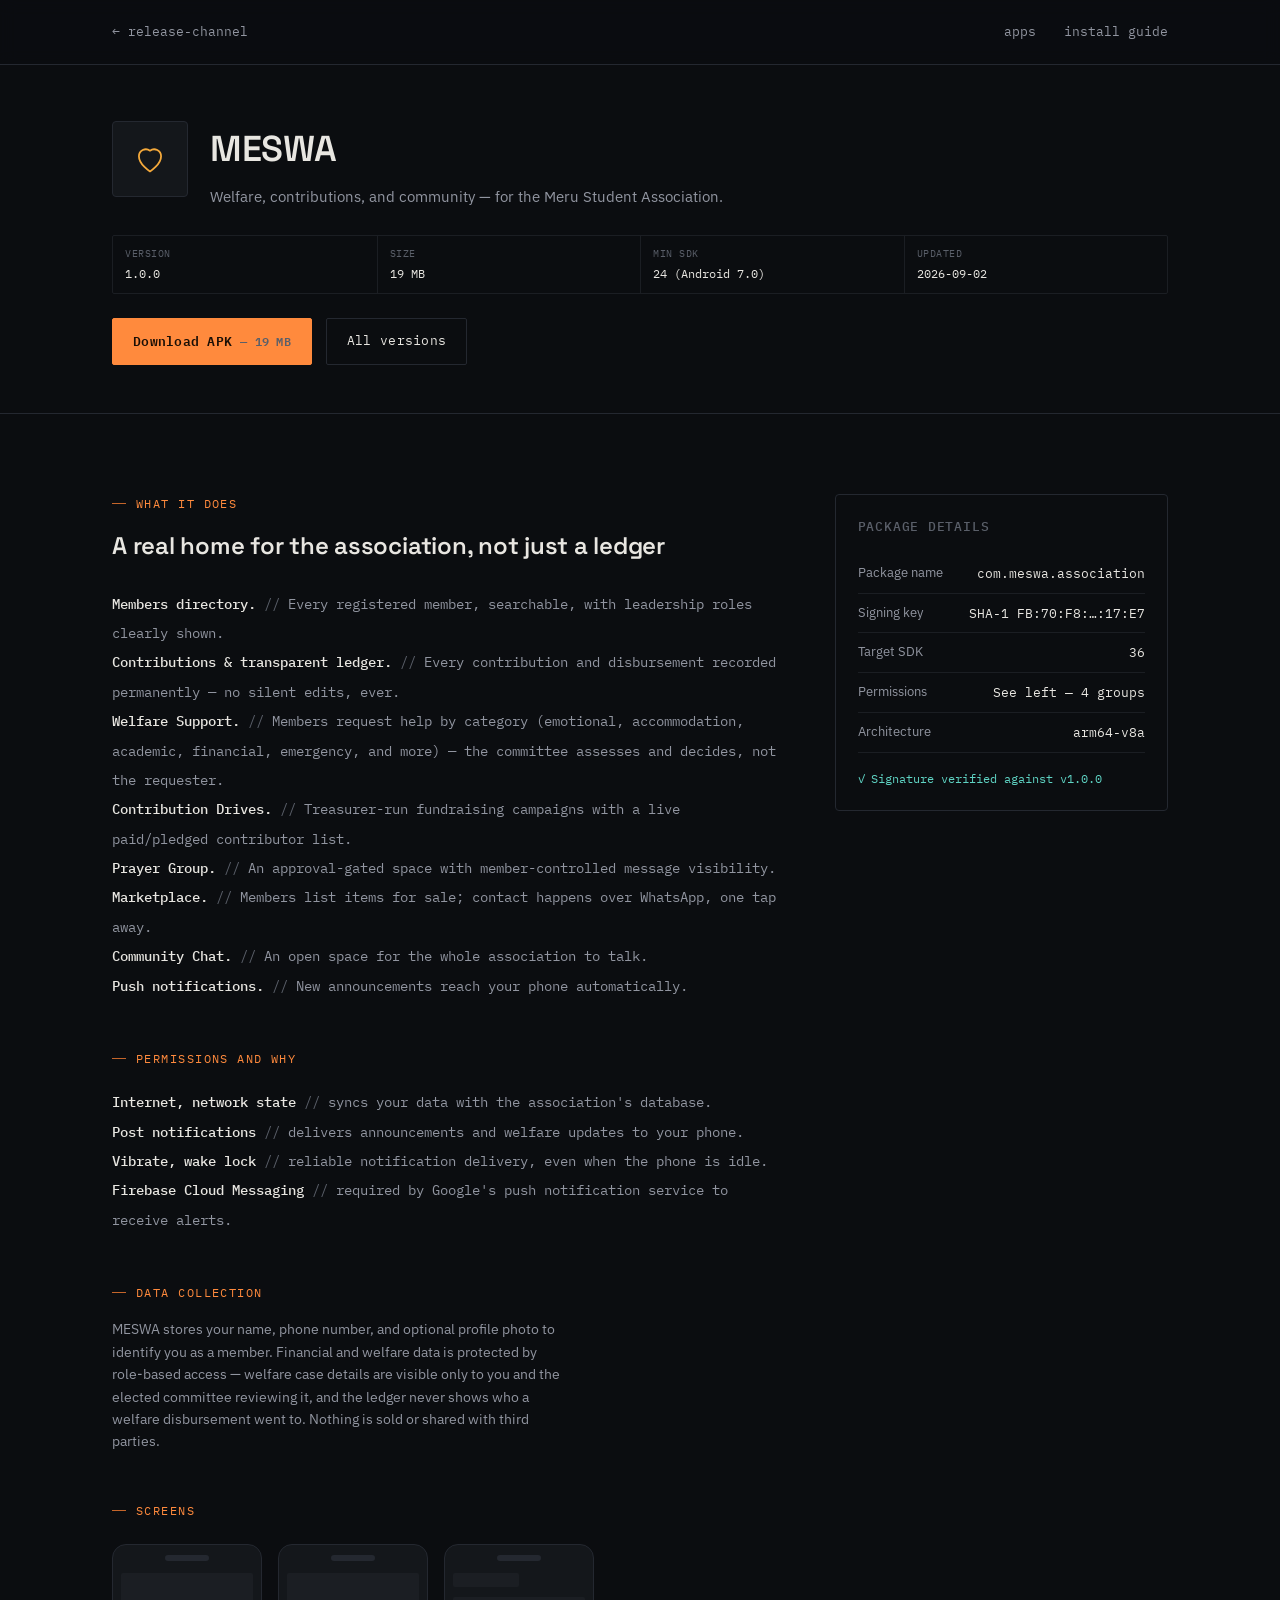
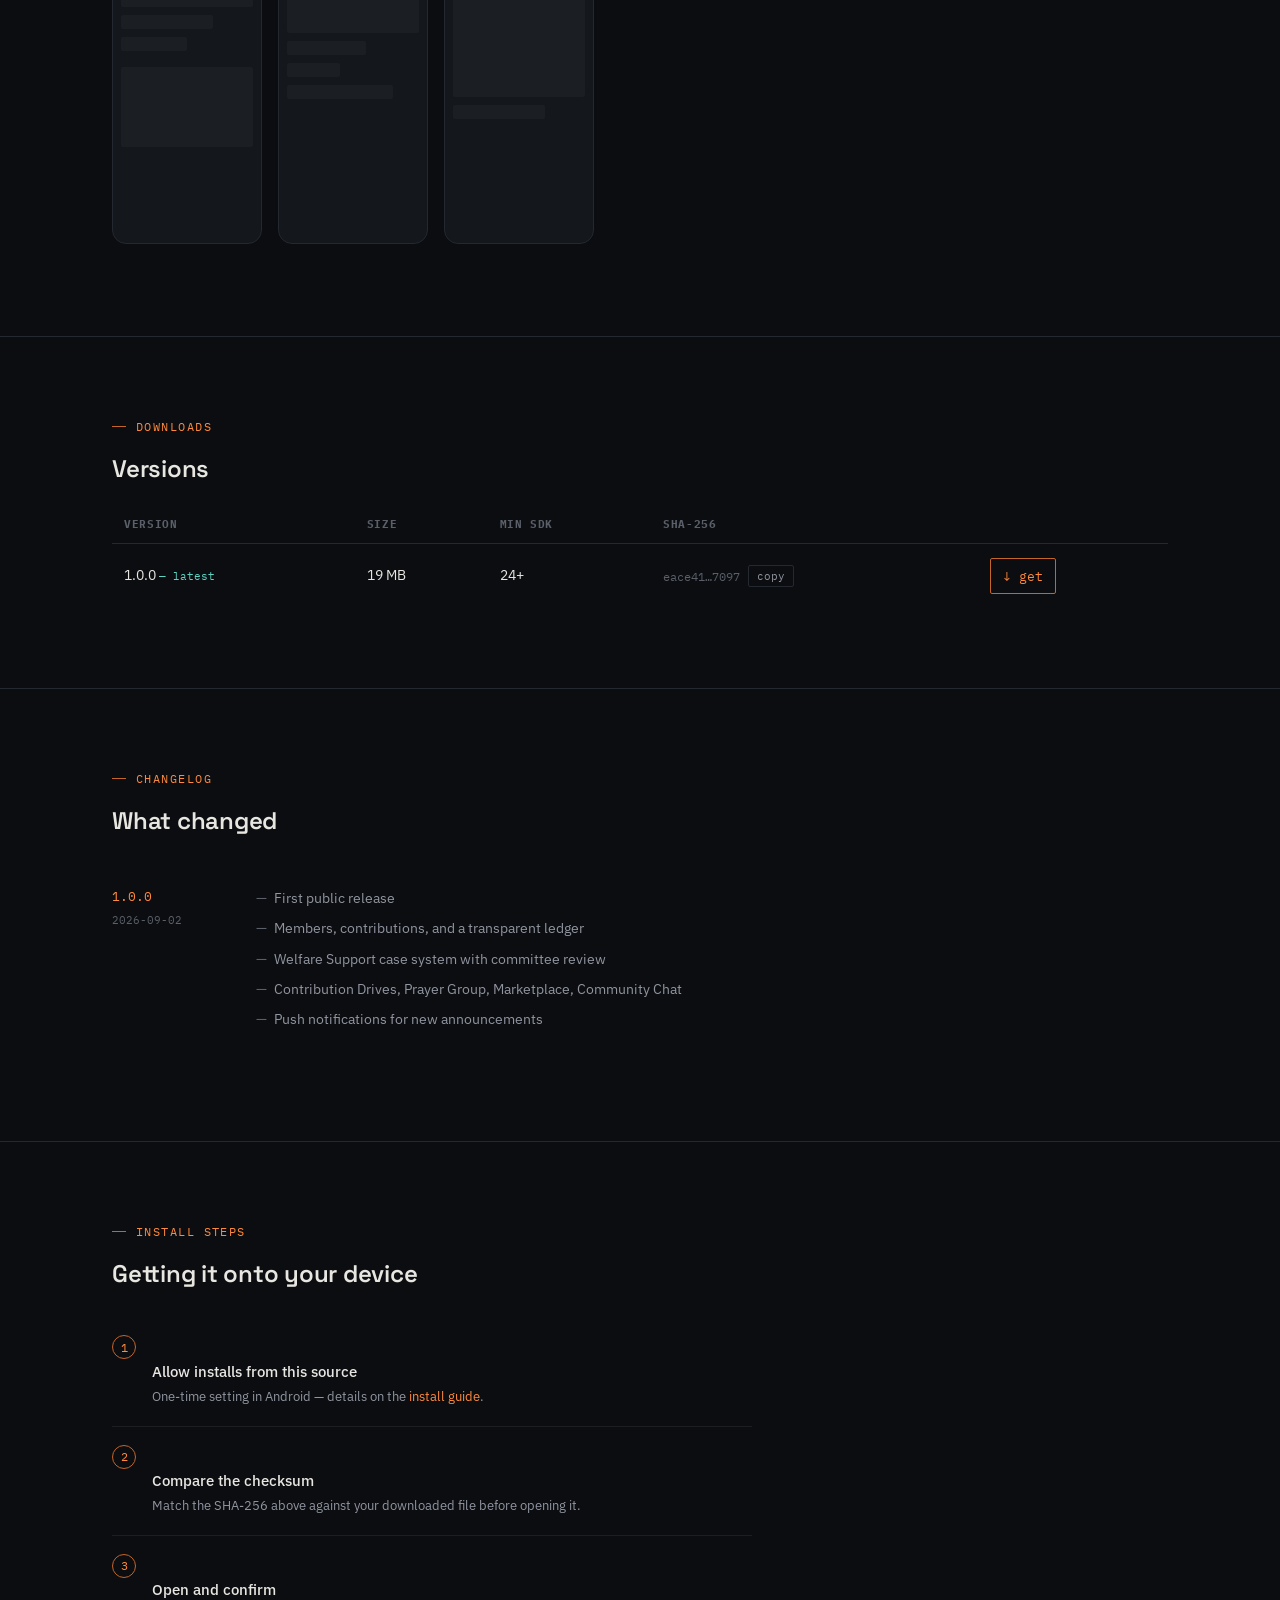
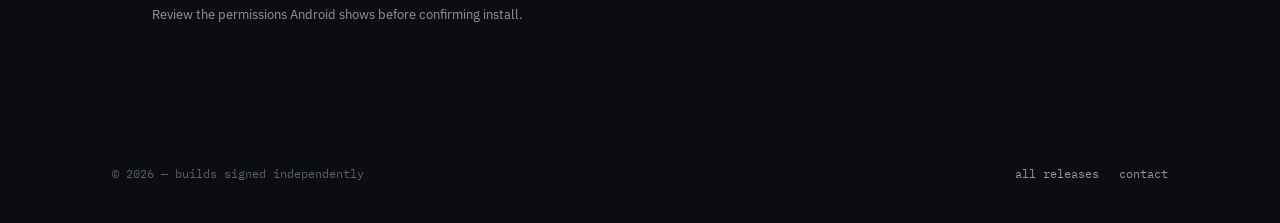
<file: apps/meswa.html>
<!DOCTYPE html>
<html lang="en">
<head>
<meta charset="UTF-8">
<meta name="viewport" content="width=device-width, initial-scale=1.0">
<title>MESWA — release channel</title>
<meta name="description" content="MESWA: welfare, contributions, and community for the Meru Student Association. Direct APK download, checksums, and changelog.">
<link rel="preconnect" href="https://fonts.googleapis.com">
<link rel="preconnect" href="https://fonts.gstatic.com" crossorigin>
<link href="https://fonts.googleapis.com/css2?family=Space+Grotesk:wght@500;600;700&family=IBM+Plex+Sans:wght@400;500&family=IBM+Plex+Mono:wght@400;500&display=swap" rel="stylesheet">
<link rel="stylesheet" href="../style.css">
</head>
<body>

<nav class="site-nav">
  <div class="wrap">
    <a href="../index.html" class="nav-back">← release-channel</a>
    <div class="nav-links">
      <a href="../index.html#apps">apps</a>
      <a href="../index.html#install-guide">install guide</a>
    </div>
  </div>
</nav>

<header class="app-hero">
  <div class="wrap">
    <div class="app-hero-top">
      <div class="app-mark-lg" aria-hidden="true">
        <svg width="36" height="36" viewBox="0 0 26 26" fill="none"><path d="M13 22s-8-5-8-11a5 5 0 0 1 8-4 5 5 0 0 1 8 4c0 6-8 11-8 11z" stroke="#F4A93B" stroke-width="1.3" stroke-linejoin="round"/></svg>
      </div>
      <div>
        <h1>MESWA</h1>
        <p class="tagline">Welfare, contributions, and community — for the Meru Student Association.</p>
      </div>
    </div>

    <div class="spec-plate">
      <div><span class="k">version</span><span class="v">1.0.0</span></div>
      <div><span class="k">size</span><span class="v">19 MB</span></div>
      <div><span class="k">min sdk</span><span class="v">24 (Android 7.0)</span></div>
      <div><span class="k">updated</span><span class="v">2026-09-02</span></div>
    </div>

    <div class="app-hero-actions">
      <a href="../downloads/meswa-1.0.0.apk" class="btn btn-primary">Download APK <span class="dl-size">— 19 MB</span></a>
      <a href="#downloads" class="btn btn-ghost">All versions</a>
    </div>
  </div>
</header>

<section class="section">
  <div class="wrap two-col">
    <div>
      <span class="eyebrow">what it does</span>
      <h2 style="margin:14px 0 24px; font-size:24px;">A real home for the association, not just a ledger</h2>
      <div class="feature-list">
        <div><b>Members directory.</b> <span class="c">//</span> Every registered member, searchable, with leadership roles clearly shown.</div>
        <div><b>Contributions & transparent ledger.</b> <span class="c">//</span> Every contribution and disbursement recorded permanently — no silent edits, ever.</div>
        <div><b>Welfare Support.</b> <span class="c">//</span> Members request help by category (emotional, accommodation, academic, financial, emergency, and more) — the committee assesses and decides, not the requester.</div>
        <div><b>Contribution Drives.</b> <span class="c">//</span> Treasurer-run fundraising campaigns with a live paid/pledged contributor list.</div>
        <div><b>Prayer Group.</b> <span class="c">//</span> An approval-gated space with member-controlled message visibility.</div>
        <div><b>Marketplace.</b> <span class="c">//</span> Members list items for sale; contact happens over WhatsApp, one tap away.</div>
        <div><b>Community Chat.</b> <span class="c">//</span> An open space for the whole association to talk.</div>
        <div><b>Push notifications.</b> <span class="c">//</span> New announcements reach your phone automatically.</div>
      </div>

      <span class="eyebrow" style="margin-top:48px; display:flex;">permissions and why</span>
      <div class="feature-list" style="margin-top:20px;">
        <div><b>Internet, network state</b> <span class="c">//</span> syncs your data with the association's database.</div>
        <div><b>Post notifications</b> <span class="c">//</span> delivers announcements and welfare updates to your phone.</div>
        <div><b>Vibrate, wake lock</b> <span class="c">//</span> reliable notification delivery, even when the phone is idle.</div>
        <div><b>Firebase Cloud Messaging</b> <span class="c">//</span> required by Google's push notification service to receive alerts.</div>
      </div>

      <span class="eyebrow" style="margin-top:48px; display:flex;">data collection</span>
      <p style="color:var(--text-dim); font-size:14px; margin-top:16px; max-width:56ch;">MESWA stores your name, phone number, and optional profile photo to identify you as a member. Financial and welfare data is protected by role-based access — welfare case details are visible only to you and the elected committee reviewing it, and the ledger never shows who a welfare disbursement went to. Nothing is sold or shared with third parties.</p>

      <span class="eyebrow" style="margin-top:48px; display:flex;">screens</span>
      <div class="screens-row" style="margin-top:20px;">
        <div class="phone"><div class="bar"></div><div class="blk" style="height:34px;"></div><div class="blk" style="height:14px; width:70%;"></div><div class="blk" style="height:14px; width:50%; margin-top:6px;"></div><div class="blk" style="height:80px; margin-top:16px;"></div></div>
        <div class="phone"><div class="bar"></div><div class="blk" style="height:60px;"></div><div class="blk" style="height:14px; width:60%;"></div><div class="blk" style="height:14px; width:40%; margin-top:6px;"></div><div class="blk" style="height:14px; width:80%; margin-top:6px;"></div></div>
        <div class="phone"><div class="bar"></div><div class="blk" style="height:14px; width:50%;"></div><div class="blk" style="height:100px; margin-top:10px;"></div><div class="blk" style="height:14px; width:70%; margin-top:8px;"></div></div>
      </div>
    </div>

    <aside class="side-panel">
      <h4>Package details</h4>
      <div class="side-row"><span class="k">Package name</span><span class="v">com.meswa.association</span></div>
      <div class="side-row"><span class="k">Signing key</span><span class="v">SHA-1 FB:70:F8:…:17:E7</span></div>
      <div class="side-row"><span class="k">Target SDK</span><span class="v">36</span></div>
      <div class="side-row"><span class="k">Permissions</span><span class="v">See left — 4 groups</span></div>
      <div class="side-row"><span class="k">Architecture</span><span class="v">arm64-v8a</span></div>
      <div class="verified">Signature verified against v1.0.0</div>
    </aside>
  </div>
</section>

<section class="section" id="downloads">
  <div class="wrap">
    <span class="eyebrow">downloads</span>
    <h2 style="margin:14px 0 28px; font-size:24px;">Versions</h2>
    <table class="dl-table">
      <thead>
        <tr><th>version</th><th>size</th><th>min sdk</th><th>sha-256</th><th></th></tr>
      </thead>
      <tbody>
        <tr>
          <td>1.0.0 <span style="color:var(--ok); font-family:var(--font-mono); font-size:11px;">— latest</span></td>
          <td>19 MB</td>
          <td>24+</td>
          <td><span class="hash">eace41…7097 <button class="copy-btn" data-copy="eace41a8b89d1c183773817837c2d7f76c06b0287cc5308d2ee31c8f94477097">copy</button></span></td>
          <td><a href="../downloads/meswa-1.0.0.apk" class="dl-btn">↓ get</a></td>
        </tr>
      </tbody>
    </table>
  </div>
</section>

<section class="section">
  <div class="wrap">
    <span class="eyebrow">changelog</span>
    <h2 style="margin:14px 0 8px; font-size:24px;">What changed</h2>
    <div style="margin-top:24px;">
      <div class="changelog-entry">
        <div><div class="ver">1.0.0</div><div class="date">2026-09-02</div></div>
        <ul>
          <li>First public release</li>
          <li>Members, contributions, and a transparent ledger</li>
          <li>Welfare Support case system with committee review</li>
          <li>Contribution Drives, Prayer Group, Marketplace, Community Chat</li>
          <li>Push notifications for new announcements</li>
        </ul>
      </div>
    </div>
  </div>
</section>

<section class="section" style="border-bottom:none;">
  <div class="wrap">
    <span class="eyebrow">install steps</span>
    <h2 style="margin:14px 0 8px; font-size:24px;">Getting it onto your device</h2>
    <div class="install-steps" style="margin-top:24px; max-width:64ch;">
      <div class="install-step">
        <span class="n">1</span>
        <div><h5>Allow installs from this source</h5><p>One-time setting in Android — details on the <a href="../index.html#install-guide" style="color:var(--accent);">install guide</a>.</p></div>
      </div>
      <div class="install-step">
        <span class="n">2</span>
        <div><h5>Compare the checksum</h5><p>Match the SHA-256 above against your downloaded file before opening it.</p></div>
      </div>
      <div class="install-step">
        <span class="n">3</span>
        <div><h5>Open and confirm</h5><p>Review the permissions Android shows before confirming install.</p></div>
      </div>
    </div>
  </div>
</section>

<footer>
  <div class="wrap">
    <span class="foot-meta">© 2026 — builds signed independently</span>
    <div class="foot-links">
      <a href="../index.html">all releases</a>
      <a href="mailto:m.antony.kobia@gmail.com">contact</a>
    </div>
  </div>
</footer>

<script src="../script.js"></script>
</body>
</html>
</file>
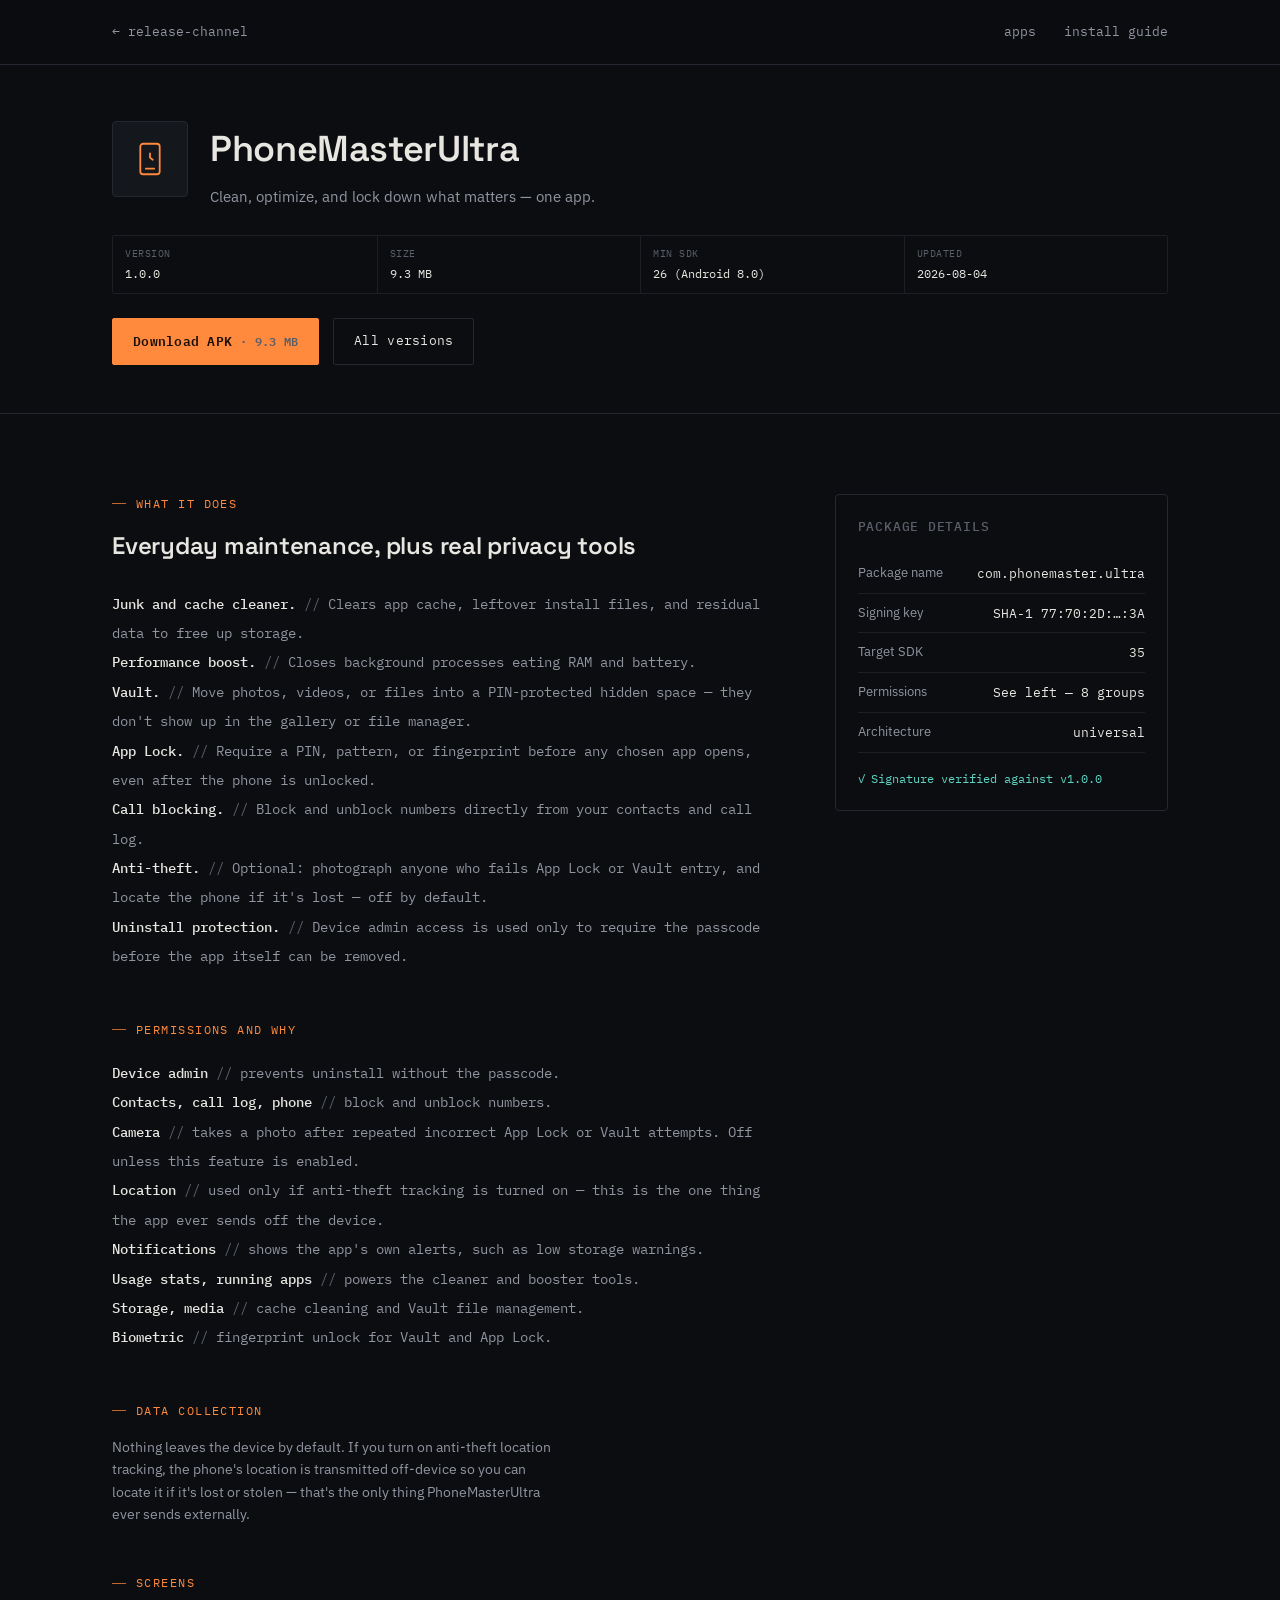
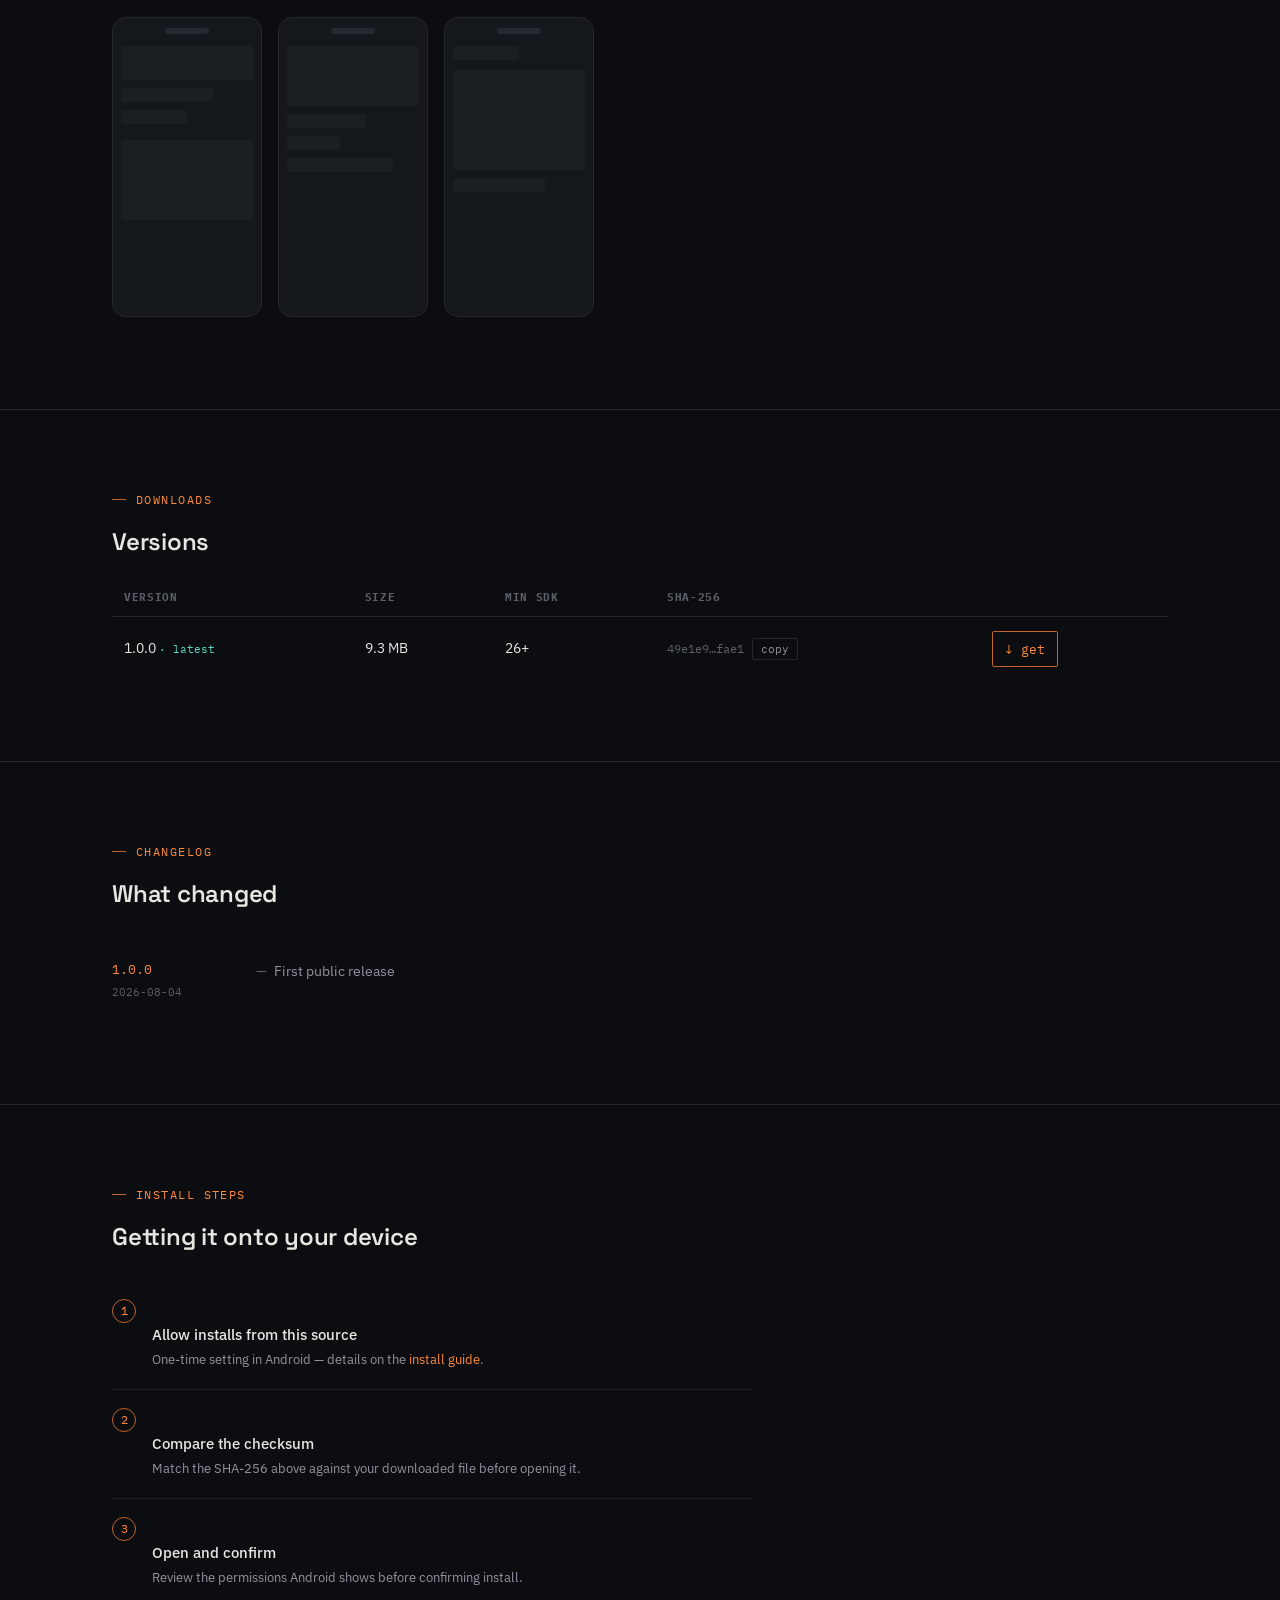
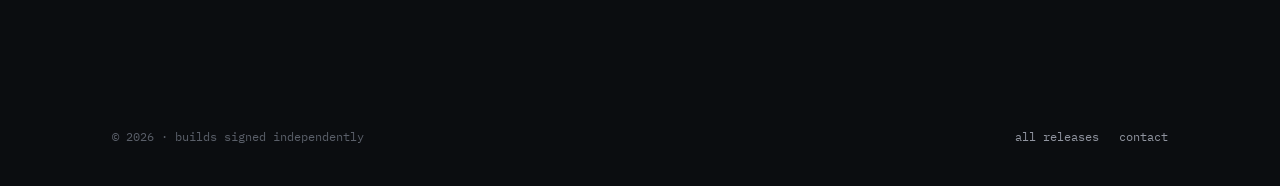
<file: apps/phonemasterultra.html>
<!DOCTYPE html>
<html lang="en">
<head>
<meta charset="UTF-8">
<meta name="viewport" content="width=device-width, initial-scale=1.0">
<title>PhoneMasterUltra — release channel</title>
<meta name="description" content="PhoneMasterUltra: phone cleaner and optimizer with Vault and App Lock. Direct APK download, checksums, and changelog.">
<link rel="preconnect" href="https://fonts.googleapis.com">
<link rel="preconnect" href="https://fonts.gstatic.com" crossorigin>
<link href="https://fonts.googleapis.com/css2?family=Space+Grotesk:wght@500;600;700&family=IBM+Plex+Sans:wght@400;500&family=IBM+Plex+Mono:wght@400;500&display=swap" rel="stylesheet">
<link rel="stylesheet" href="../style.css">
</head>
<body>

<nav class="site-nav">
  <div class="wrap">
    <a href="../index.html" class="nav-back">← release-channel</a>
    <div class="nav-links">
      <a href="../index.html#apps">apps</a>
      <a href="../index.html#install-guide">install guide</a>
    </div>
  </div>
</nav>

<header class="app-hero">
  <div class="wrap">
    <div class="app-hero-top">
      <div class="app-mark-lg" aria-hidden="true">
        <svg width="36" height="36" viewBox="0 0 26 26" fill="none"><rect x="6" y="2" width="14" height="22" rx="2" stroke="#FF8A3D" stroke-width="1.3"/><path d="M10 20h6" stroke="#FF8A3D" stroke-width="1.3" stroke-linecap="round"/><path d="M13 9v3l2 1.5" stroke="#FF8A3D" stroke-width="1.3" stroke-linecap="round"/></svg>
      </div>
      <div>
        <h1>PhoneMasterUltra</h1>
        <p class="tagline">Clean, optimize, and lock down what matters — one app.</p>
      </div>
    </div>

    <div class="spec-plate">
      <div><span class="k">version</span><span class="v">1.0.0</span></div>
      <div><span class="k">size</span><span class="v">9.3 MB</span></div>
      <div><span class="k">min sdk</span><span class="v">26 (Android 8.0)</span></div>
      <div><span class="k">updated</span><span class="v">2026-08-04</span></div>
    </div>

    <div class="app-hero-actions">
      <a href="../downloads/phonemasterultra-1.0.0.apk" class="btn btn-primary">Download APK <span class="dl-size">· 9.3 MB</span></a>
      <a href="#downloads" class="btn btn-ghost">All versions</a>
    </div>
  </div>
</header>

<section class="section">
  <div class="wrap two-col">
    <div>
      <span class="eyebrow">what it does</span>
      <h2 style="margin:14px 0 24px; font-size:24px;">Everyday maintenance, plus real privacy tools</h2>
      <div class="feature-list">
        <div><b>Junk and cache cleaner.</b> <span class="c">//</span> Clears app cache, leftover install files, and residual data to free up storage.</div>
        <div><b>Performance boost.</b> <span class="c">//</span> Closes background processes eating RAM and battery.</div>
        <div><b>Vault.</b> <span class="c">//</span> Move photos, videos, or files into a PIN-protected hidden space — they don't show up in the gallery or file manager.</div>
        <div><b>App Lock.</b> <span class="c">//</span> Require a PIN, pattern, or fingerprint before any chosen app opens, even after the phone is unlocked.</div>
        <div><b>Call blocking.</b> <span class="c">//</span> Block and unblock numbers directly from your contacts and call log.</div>
        <div><b>Anti-theft.</b> <span class="c">//</span> Optional: photograph anyone who fails App Lock or Vault entry, and locate the phone if it's lost — off by default.</div>
        <div><b>Uninstall protection.</b> <span class="c">//</span> Device admin access is used only to require the passcode before the app itself can be removed.</div>
      </div>

      <span class="eyebrow" style="margin-top:48px; display:flex;">permissions and why</span>
      <div class="feature-list" style="margin-top:20px;">
        <div><b>Device admin</b> <span class="c">//</span> prevents uninstall without the passcode.</div>
        <div><b>Contacts, call log, phone</b> <span class="c">//</span> block and unblock numbers.</div>
        <div><b>Camera</b> <span class="c">//</span> takes a photo after repeated incorrect App Lock or Vault attempts. Off unless this feature is enabled.</div>
        <div><b>Location</b> <span class="c">//</span> used only if anti-theft tracking is turned on — this is the one thing the app ever sends off the device.</div>
        <div><b>Notifications</b> <span class="c">//</span> shows the app's own alerts, such as low storage warnings.</div>
        <div><b>Usage stats, running apps</b> <span class="c">//</span> powers the cleaner and booster tools.</div>
        <div><b>Storage, media</b> <span class="c">//</span> cache cleaning and Vault file management.</div>
        <div><b>Biometric</b> <span class="c">//</span> fingerprint unlock for Vault and App Lock.</div>
      </div>

      <span class="eyebrow" style="margin-top:48px; display:flex;">data collection</span>
      <p style="color:var(--text-dim); font-size:14px; margin-top:16px; max-width:56ch;">Nothing leaves the device by default. If you turn on anti-theft location tracking, the phone's location is transmitted off-device so you can locate it if it's lost or stolen — that's the only thing PhoneMasterUltra ever sends externally.</p>

      <span class="eyebrow" style="margin-top:48px; display:flex;">screens</span>
      <div class="screens-row" style="margin-top:20px;">
        <div class="phone"><div class="bar"></div><div class="blk" style="height:34px;"></div><div class="blk" style="height:14px; width:70%;"></div><div class="blk" style="height:14px; width:50%; margin-top:6px;"></div><div class="blk" style="height:80px; margin-top:16px;"></div></div>
        <div class="phone"><div class="bar"></div><div class="blk" style="height:60px;"></div><div class="blk" style="height:14px; width:60%;"></div><div class="blk" style="height:14px; width:40%; margin-top:6px;"></div><div class="blk" style="height:14px; width:80%; margin-top:6px;"></div></div>
        <div class="phone"><div class="bar"></div><div class="blk" style="height:14px; width:50%;"></div><div class="blk" style="height:100px; margin-top:10px;"></div><div class="blk" style="height:14px; width:70%; margin-top:8px;"></div></div>
      </div>
    </div>

    <aside class="side-panel">
      <h4>Package details</h4>
      <div class="side-row"><span class="k">Package name</span><span class="v">com.phonemaster.ultra</span></div>
      <div class="side-row"><span class="k">Signing key</span><span class="v">SHA-1 77:70:2D:…:3A</span></div>
      <div class="side-row"><span class="k">Target SDK</span><span class="v">35</span></div>
      <div class="side-row"><span class="k">Permissions</span><span class="v">See left — 8 groups</span></div>
      <div class="side-row"><span class="k">Architecture</span><span class="v">universal</span></div>
      <div class="verified">Signature verified against v1.0.0</div>
    </aside>
  </div>
</section>

<section class="section" id="downloads">
  <div class="wrap">
    <span class="eyebrow">downloads</span>
    <h2 style="margin:14px 0 28px; font-size:24px;">Versions</h2>
    <table class="dl-table">
      <thead>
        <tr><th>version</th><th>size</th><th>min sdk</th><th>sha-256</th><th></th></tr>
      </thead>
      <tbody>
        <tr>
          <td>1.0.0 <span style="color:var(--ok); font-family:var(--font-mono); font-size:11px;">· latest</span></td>
          <td>9.3 MB</td>
          <td>26+</td>
          <td><span class="hash">49e1e9…fae1 <button class="copy-btn" data-copy="49e1e9c2c92a759039174eaba20eacc05f2917094e88a8cf770781b89bbbfae1">copy</button></span></td>
          <td><a href="../downloads/phonemasterultra-1.0.0.apk" class="dl-btn">↓ get</a></td>
        </tr>
      </tbody>
    </table>
  </div>
</section>

<section class="section">
  <div class="wrap">
    <span class="eyebrow">changelog</span>
    <h2 style="margin:14px 0 8px; font-size:24px;">What changed</h2>
    <div style="margin-top:24px;">
      <div class="changelog-entry">
        <div><div class="ver">1.0.0</div><div class="date">2026-08-04</div></div>
        <ul>
          <li>First public release</li>
        </ul>
      </div>
    </div>
  </div>
</section>

<section class="section" style="border-bottom:none;">
  <div class="wrap">
    <span class="eyebrow">install steps</span>
    <h2 style="margin:14px 0 8px; font-size:24px;">Getting it onto your device</h2>
    <div class="install-steps" style="margin-top:24px; max-width:64ch;">
      <div class="install-step">
        <span class="n">1</span>
        <div><h5>Allow installs from this source</h5><p>One-time setting in Android — details on the <a href="../index.html#install-guide" style="color:var(--accent);">install guide</a>.</p></div>
      </div>
      <div class="install-step">
        <span class="n">2</span>
        <div><h5>Compare the checksum</h5><p>Match the SHA-256 above against your downloaded file before opening it.</p></div>
      </div>
      <div class="install-step">
        <span class="n">3</span>
        <div><h5>Open and confirm</h5><p>Review the permissions Android shows before confirming install.</p></div>
      </div>
    </div>
  </div>
</section>

<footer>
  <div class="wrap">
    <span class="foot-meta">© 2026 · builds signed independently</span>
    <div class="foot-links">
      <a href="../index.html">all releases</a>
      <a href="mailto:m.antony.kobia@gmail.com">contact</a>
    </div>
  </div>
</footer>

<script src="../script.js"></script>
</body>
</html>
</file>
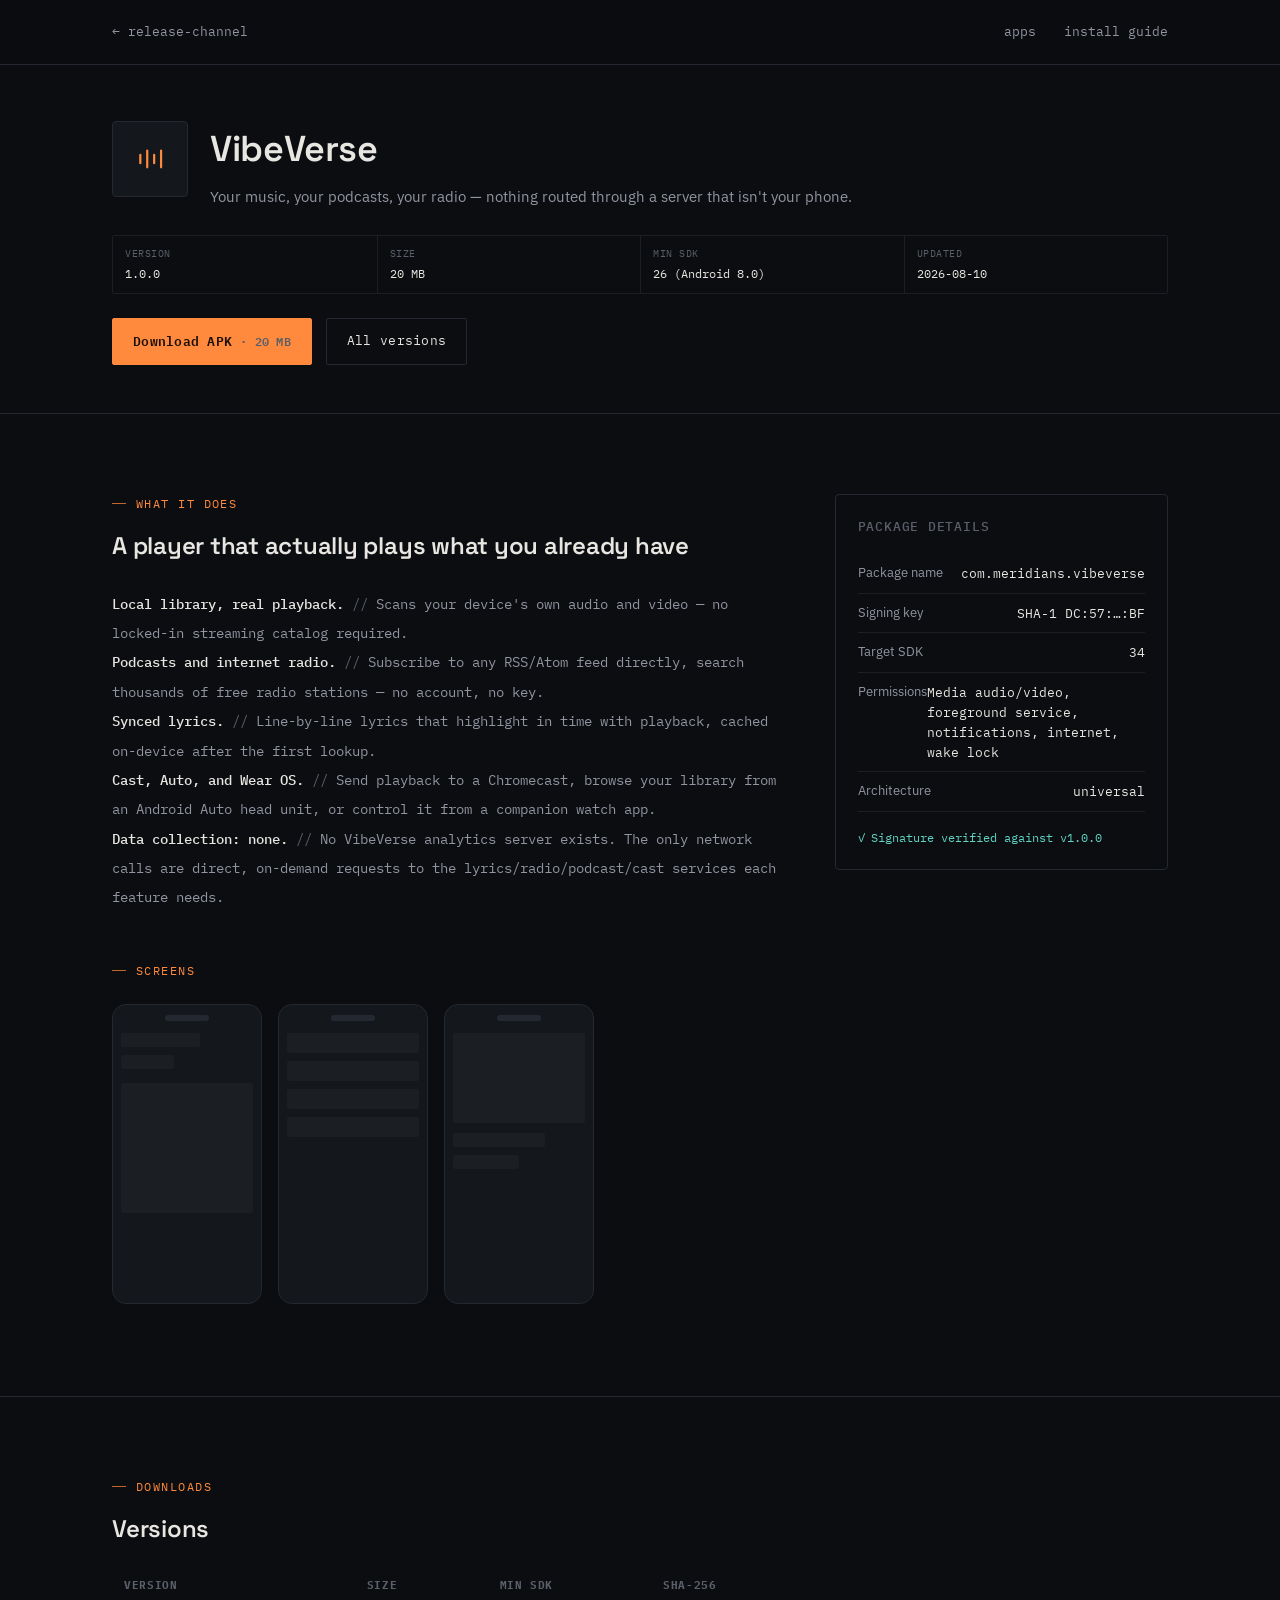
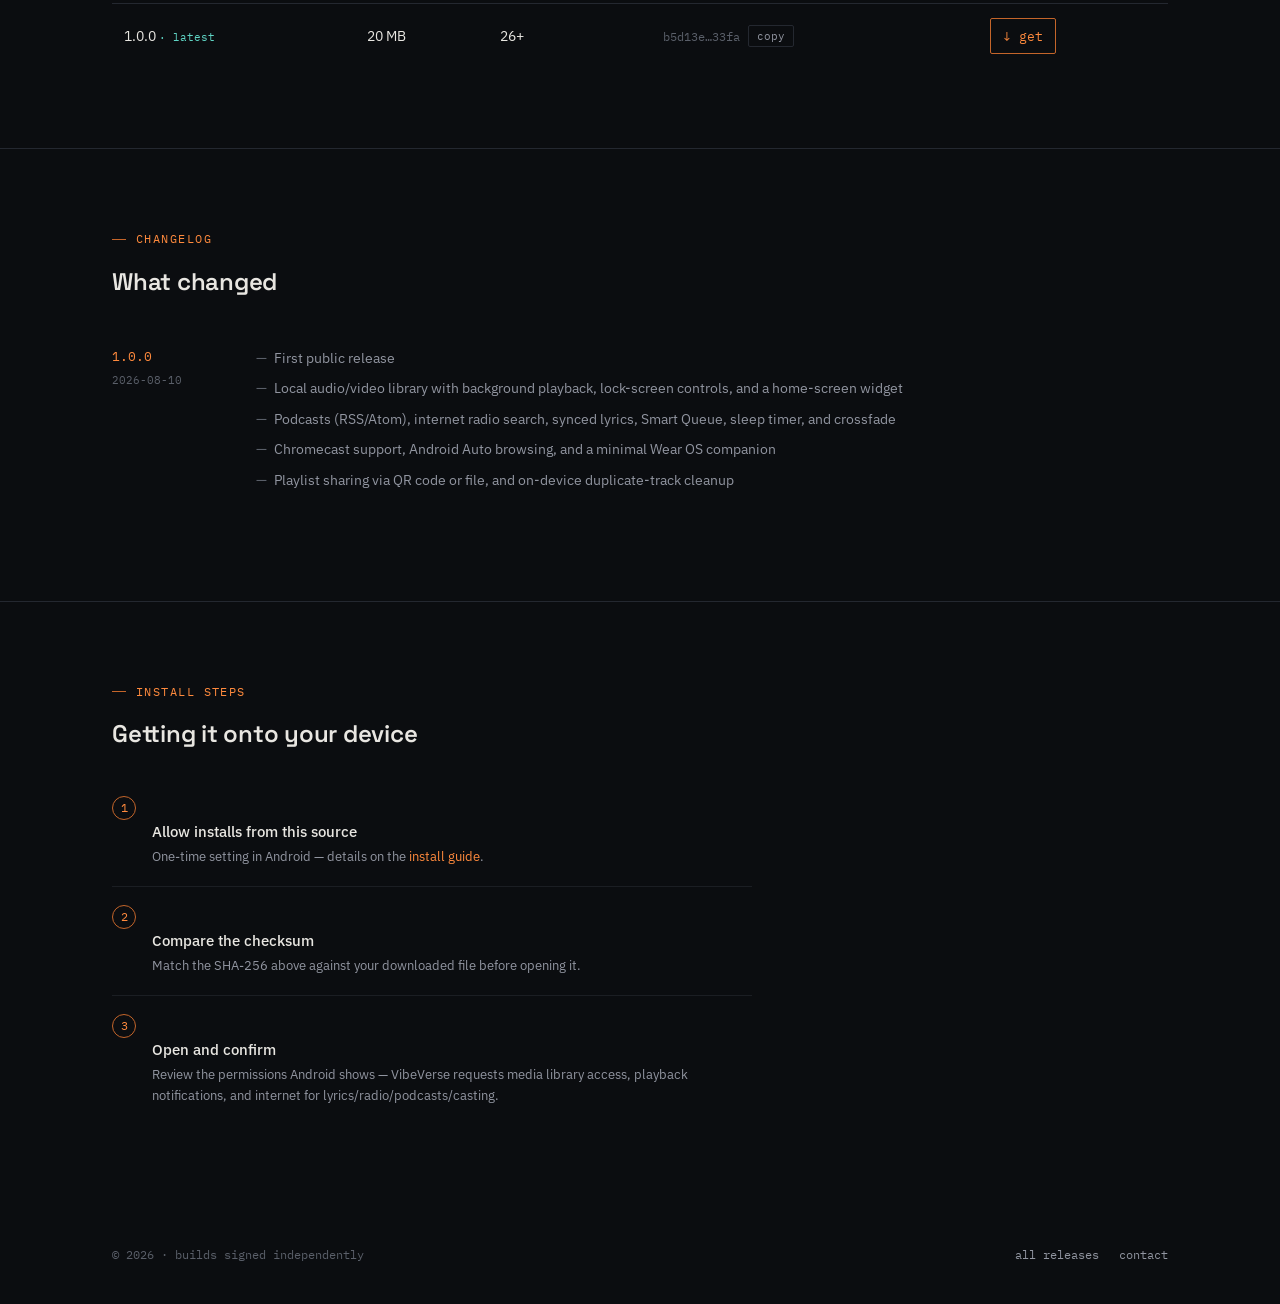
<file: apps/vibeverse.html>
<!DOCTYPE html>
<html lang="en">
<head>
<meta charset="UTF-8">
<meta name="viewport" content="width=device-width, initial-scale=1.0">
<title>VibeVerse — release channel</title>
<meta name="description" content="VibeVerse: local-first music player with podcasts, radio, lyrics, and casting. Direct APK download, checksums, and changelog.">
<link rel="preconnect" href="https://fonts.googleapis.com">
<link rel="preconnect" href="https://fonts.gstatic.com" crossorigin>
<link href="https://fonts.googleapis.com/css2?family=Space+Grotesk:wght@500;600;700&family=IBM+Plex+Sans:wght@400;500&family=IBM+Plex+Mono:wght@400;500&display=swap" rel="stylesheet">
<link rel="stylesheet" href="../style.css">
</head>
<body>

<nav class="site-nav">
  <div class="wrap">
    <a href="../index.html" class="nav-back">← release-channel</a>
    <div class="nav-links">
      <a href="../index.html#apps">apps</a>
      <a href="../index.html#install-guide">install guide</a>
    </div>
  </div>
</nav>

<header class="app-hero">
  <div class="wrap">
    <div class="app-hero-top">
      <div class="app-mark-lg" aria-hidden="true">
        <svg width="36" height="36" viewBox="0 0 26 26" fill="none">
          <path d="M6 16V10" stroke="#FF8A3D" stroke-width="1.6" stroke-linecap="round"/>
          <path d="M11 19V7" stroke="#FF8A3D" stroke-width="1.6" stroke-linecap="round"/>
          <path d="M16 16V10" stroke="#FF8A3D" stroke-width="1.6" stroke-linecap="round"/>
          <path d="M21 19V7" stroke="#FF8A3D" stroke-width="1.6" stroke-linecap="round"/>
        </svg>
      </div>
      <div>
        <h1>VibeVerse</h1>
        <p class="tagline">Your music, your podcasts, your radio — nothing routed through a server that isn't your phone.</p>
      </div>
    </div>

    <div class="spec-plate">
      <div><span class="k">version</span><span class="v">1.0.0</span></div>
      <div><span class="k">size</span><span class="v">20 MB</span></div>
      <div><span class="k">min sdk</span><span class="v">26 (Android 8.0)</span></div>
      <div><span class="k">updated</span><span class="v">2026-08-10</span></div>
    </div>

    <div class="app-hero-actions">
      <a href="../downloads/vibeverse-1.0.0.apk" class="btn btn-primary">Download APK <span class="dl-size">· 20 MB</span></a>
      <a href="#downloads" class="btn btn-ghost">All versions</a>
    </div>
  </div>
</header>

<section class="section">
  <div class="wrap two-col">
    <div>
      <span class="eyebrow">what it does</span>
      <h2 style="margin:14px 0 24px; font-size:24px;">A player that actually plays what you already have</h2>
      <div class="feature-list">
        <div><b>Local library, real playback.</b> <span class="c">//</span> Scans your device's own audio and video — no locked-in streaming catalog required.</div>
        <div><b>Podcasts and internet radio.</b> <span class="c">//</span> Subscribe to any RSS/Atom feed directly, search thousands of free radio stations — no account, no key.</div>
        <div><b>Synced lyrics.</b> <span class="c">//</span> Line-by-line lyrics that highlight in time with playback, cached on-device after the first lookup.</div>
        <div><b>Cast, Auto, and Wear OS.</b> <span class="c">//</span> Send playback to a Chromecast, browse your library from an Android Auto head unit, or control it from a companion watch app.</div>
        <div><b>Data collection: none.</b> <span class="c">//</span> No VibeVerse analytics server exists. The only network calls are direct, on-demand requests to the lyrics/radio/podcast/cast services each feature needs.</div>
      </div>

      <span class="eyebrow" style="margin-top:48px; display:flex;">screens</span>
      <div class="screens-row" style="margin-top:20px;">
        <div class="phone"><div class="bar"></div><div class="blk" style="height:14px; width:60%;"></div><div class="blk" style="height:14px; width:40%; margin-top:6px;"></div><div class="blk" style="height:130px; margin-top:14px;"></div></div>
        <div class="phone"><div class="bar"></div><div class="blk" style="height:20px;"></div><div class="blk" style="height:20px; margin-top:6px;"></div><div class="blk" style="height:20px; margin-top:6px;"></div><div class="blk" style="height:20px; margin-top:6px;"></div></div>
        <div class="phone"><div class="bar"></div><div class="blk" style="height:90px;"></div><div class="blk" style="height:14px; width:70%; margin-top:10px;"></div><div class="blk" style="height:14px; width:50%; margin-top:6px;"></div></div>
      </div>
    </div>

    <aside class="side-panel">
      <h4>Package details</h4>
      <div class="side-row"><span class="k">Package name</span><span class="v">com.meridians.vibeverse</span></div>
      <div class="side-row"><span class="k">Signing key</span><span class="v">SHA-1 DC:57:…:BF</span></div>
      <div class="side-row"><span class="k">Target SDK</span><span class="v">34</span></div>
      <div class="side-row"><span class="k">Permissions</span><span class="v">Media audio/video, foreground service, notifications, internet, wake lock</span></div>
      <div class="side-row"><span class="k">Architecture</span><span class="v">universal</span></div>
      <div class="verified">Signature verified against v1.0.0</div>
    </aside>
  </div>
</section>

<section class="section" id="downloads">
  <div class="wrap">
    <span class="eyebrow">downloads</span>
    <h2 style="margin:14px 0 28px; font-size:24px;">Versions</h2>
    <table class="dl-table">
      <thead>
        <tr><th>version</th><th>size</th><th>min sdk</th><th>sha-256</th><th></th></tr>
      </thead>
      <tbody>
        <tr>
          <td>1.0.0 <span style="color:var(--ok); font-family:var(--font-mono); font-size:11px;">· latest</span></td>
          <td>20 MB</td>
          <td>26+</td>
          <td><span class="hash">b5d13e…33fa <button class="copy-btn" data-copy="b5d13eb5feba8a3fa76a38396bcd34003e10f2745a7bf3c858181a74359033fa">copy</button></span></td>
          <td><a href="../downloads/vibeverse-1.0.0.apk" class="dl-btn">↓ get</a></td>
        </tr>
      </tbody>
    </table>
  </div>
</section>

<section class="section">
  <div class="wrap">
    <span class="eyebrow">changelog</span>
    <h2 style="margin:14px 0 8px; font-size:24px;">What changed</h2>
    <div style="margin-top:24px;">
      <div class="changelog-entry">
        <div><div class="ver">1.0.0</div><div class="date">2026-08-10</div></div>
        <ul>
          <li>First public release</li>
          <li>Local audio/video library with background playback, lock-screen controls, and a home-screen widget</li>
          <li>Podcasts (RSS/Atom), internet radio search, synced lyrics, Smart Queue, sleep timer, and crossfade</li>
          <li>Chromecast support, Android Auto browsing, and a minimal Wear OS companion</li>
          <li>Playlist sharing via QR code or file, and on-device duplicate-track cleanup</li>
        </ul>
      </div>
    </div>
  </div>
</section>

<section class="section" style="border-bottom:none;">
  <div class="wrap">
    <span class="eyebrow">install steps</span>
    <h2 style="margin:14px 0 8px; font-size:24px;">Getting it onto your device</h2>
    <div class="install-steps" style="margin-top:24px; max-width:64ch;">
      <div class="install-step">
        <span class="n">1</span>
        <div><h5>Allow installs from this source</h5><p>One-time setting in Android — details on the <a href="../index.html#install-guide" style="color:var(--accent);">install guide</a>.</p></div>
      </div>
      <div class="install-step">
        <span class="n">2</span>
        <div><h5>Compare the checksum</h5><p>Match the SHA-256 above against your downloaded file before opening it.</p></div>
      </div>
      <div class="install-step">
        <span class="n">3</span>
        <div><h5>Open and confirm</h5><p>Review the permissions Android shows — VibeVerse requests media library access, playback notifications, and internet for lyrics/radio/podcasts/casting.</p></div>
      </div>
    </div>
  </div>
</section>

<footer>
  <div class="wrap">
    <span class="foot-meta">© 2026 · builds signed independently</span>
    <div class="foot-links">
      <a href="../index.html">all releases</a>
      <a href="mailto:m.antony.kobia@gmail.com">contact</a>
    </div>
  </div>
</footer>

<script src="../script.js"></script>
</body>
</html>
</file>
<file: style.css>
/* ==========================================================================
   Release Channel — shared stylesheet
   Token system lives at the top. Edit these to reskin the whole site.
   ========================================================================== */

:root{
  --bg:            #0B0D10;
  --bg-raised:     #101317;
  --surface:       #14171B;
  --surface-2:     #191D22;
  --hairline:      #242830;
  --hairline-soft: #1B1E23;

  --text:          #E8E6E1;
  --text-dim:      #9195A0;
  --text-faint:    #5A5F69;

  --accent:        #FF8A3D;   /* copper / solder signal */
  --accent-dim:    #C4652A;
  --accent-wash:   #2A1E14;

  --ok:            #5FD4C4;   /* verified / success */
  --ok-wash:       #10221F;
  --warn:          #E8B84B;
  --warn-wash:     #241C0C;

  --radius: 2px;
  --radius-lg: 4px;

  --font-display: 'Space Grotesk', 'Arial Narrow', sans-serif;
  --font-body:    'IBM Plex Sans', -apple-system, sans-serif;
  --font-mono:    'IBM Plex Mono', 'SFMono-Regular', Menlo, monospace;

  --maxw: 1120px;
}

*{ box-sizing:border-box; }
html{ scroll-behavior:smooth; }
body{
  margin:0;
  background:var(--bg);
  color:var(--text);
  font-family:var(--font-body);
  font-size:16px;
  line-height:1.6;
  -webkit-font-smoothing:antialiased;
}
img{ max-width:100%; display:block; }
a{ color:inherit; text-decoration:none; }
h1,h2,h3,h4{ font-family:var(--font-display); margin:0; font-weight:600; letter-spacing:-0.01em; }
p{ margin:0; }
ul{ margin:0; padding:0; list-style:none; }
button{ font-family:inherit; cursor:pointer; }

::selection{ background:var(--accent); color:#0B0D10; }

/* focus states — kept visible everywhere */
a:focus-visible,
button:focus-visible,
[tabindex]:focus-visible{
  outline:1px solid var(--accent);
  outline-offset:3px;
}

@media (prefers-reduced-motion: reduce){
  *{ animation-duration:0.001ms !important; animation-iteration-count:1 !important; transition-duration:0.001ms !important; scroll-behavior:auto !important; }
}

.wrap{
  max-width:var(--maxw);
  margin:0 auto;
  padding:0 32px;
}

.eyebrow{
  font-family:var(--font-mono);
  font-size:12px;
  letter-spacing:0.12em;
  text-transform:uppercase;
  color:var(--accent);
  display:flex;
  align-items:center;
  gap:10px;
}
.eyebrow::before{
  content:"";
  width:14px;
  height:1px;
  background:var(--accent-dim);
}

/* ---------- nav ---------- */
.site-nav{
  position:sticky; top:0; z-index:50;
  background:rgba(11,13,16,0.88);
  backdrop-filter:blur(8px);
  border-bottom:1px solid var(--hairline);
}
.site-nav .wrap{
  height:64px;
  display:flex;
  align-items:center;
  justify-content:space-between;
}
.brand{
  font-family:var(--font-mono);
  font-size:14px;
  font-weight:500;
  letter-spacing:0.02em;
  display:flex;
  align-items:center;
  gap:8px;
}
.brand .dot{
  width:7px;height:7px;border-radius:50%;
  background:var(--ok);
  box-shadow:0 0 0 3px var(--ok-wash);
}
.nav-links{ display:flex; gap:28px; }
.nav-links a{
  font-size:13px;
  color:var(--text-dim);
  font-family:var(--font-mono);
  transition:color .15s ease;
}
.nav-links a:hover{ color:var(--text); }
.nav-back{
  font-family:var(--font-mono);
  font-size:13px;
  color:var(--text-dim);
  display:flex; align-items:center; gap:8px;
}
.nav-back:hover{ color:var(--accent); }

/* ---------- hero ---------- */
.hero{
  padding:88px 0 64px;
  border-bottom:1px solid var(--hairline);
}
.hero-grid{
  display:grid;
  grid-template-columns:1.1fr 0.9fr;
  gap:64px;
  align-items:center;
}
.hero h1{
  font-size:52px;
  line-height:1.08;
  margin:20px 0 20px;
  max-width:14ch;
}
.hero .lede{
  font-size:17px;
  color:var(--text-dim);
  max-width:46ch;
  margin-bottom:32px;
}
.hero-actions{ display:flex; gap:14px; flex-wrap:wrap; }

.btn{
  font-family:var(--font-mono);
  font-size:13px;
  letter-spacing:0.02em;
  padding:12px 20px;
  border-radius:var(--radius);
  border:1px solid var(--hairline);
  display:inline-flex; align-items:center; gap:8px;
  transition:border-color .15s ease, background .15s ease, transform .1s ease;
}
.btn:active{ transform:translateY(1px); }
.btn-primary{
  background:var(--accent);
  color:#1A0F06;
  border-color:var(--accent);
  font-weight:600;
}
.btn-primary:hover{ background:#FFA35F; border-color:#FFA35F; }
.btn-ghost{ color:var(--text); }
.btn-ghost:hover{ border-color:var(--text-faint); background:var(--surface); }

/* terminal */
.terminal{
  background:var(--bg-raised);
  border:1px solid var(--hairline);
  border-radius:var(--radius-lg);
  overflow:hidden;
}
.terminal-bar{
  height:34px;
  display:flex; align-items:center; gap:6px;
  padding:0 12px;
  border-bottom:1px solid var(--hairline);
  background:var(--surface);
}
.terminal-bar span{
  width:9px;height:9px;border-radius:50%;
  background:var(--hairline);
}
.terminal-bar .label{
  margin-left:auto;
  font-family:var(--font-mono);
  font-size:11px;
  color:var(--text-faint);
}
.terminal-body{
  padding:20px 18px;
  font-family:var(--font-mono);
  font-size:13px;
  line-height:1.85;
  min-height:180px;
}
.terminal-body .line{ white-space:pre-wrap; word-break:break-word; }
.terminal-body .prompt{ color:var(--ok); }
.terminal-body .out{ color:var(--text-dim); }
.terminal-body .ok{ color:var(--ok); }
.terminal-body .cursor{
  display:inline-block; width:7px; height:14px;
  background:var(--accent); vertical-align:-2px;
  animation:blink 1s steps(1) infinite;
}
@keyframes blink{ 50%{ opacity:0; } }

/* ---------- trust strip ---------- */
.trust-strip{
  border-bottom:1px solid var(--hairline);
  padding:28px 0;
}
.trust-strip .wrap{
  display:grid;
  grid-template-columns:repeat(3,1fr);
  gap:24px;
}
.trust-item{
  display:flex; gap:12px; align-items:flex-start;
  font-size:13px; color:var(--text-dim);
}
.trust-item .mark{
  font-family:var(--font-mono);
  color:var(--ok);
  font-size:13px;
  flex-shrink:0;
}
.trust-item b{ color:var(--text); font-weight:500; display:block; margin-bottom:2px; }

/* ---------- section shell ---------- */
.section{ padding:80px 0; border-bottom:1px solid var(--hairline); }
.section-head{ margin-bottom:44px; display:flex; justify-content:space-between; align-items:flex-end; gap:24px; }
.section-head h2{ font-size:28px; margin-top:14px; }
.section-head .desc{ color:var(--text-dim); font-size:14px; max-width:40ch; margin-top:14px; }

/* ---------- apps grid / release cards ---------- */
.apps-grid{
  display:grid;
  grid-template-columns:repeat(2,1fr);
  gap:1px;
  background:var(--hairline);
  border:1px solid var(--hairline);
}
.release-card{
  background:var(--bg);
  padding:32px;
  display:flex;
  flex-direction:column;
  gap:18px;
  transition:background .15s ease;
}
.release-card:hover{ background:var(--surface); }
.card-top{ display:flex; justify-content:space-between; align-items:flex-start; gap:16px; }
.app-mark{
  width:52px; height:52px;
  border:1px solid var(--hairline);
  border-radius:var(--radius);
  display:flex; align-items:center; justify-content:center;
  flex-shrink:0;
  background:var(--surface);
}
.status-pill{
  font-family:var(--font-mono);
  font-size:10.5px;
  letter-spacing:0.06em;
  text-transform:uppercase;
  padding:4px 8px;
  border-radius:20px;
  border:1px solid var(--ok);
  color:var(--ok);
  white-space:nowrap;
}
.release-card h3{ font-size:21px; margin-bottom:4px; }
.release-card .tagline{ color:var(--text-dim); font-size:14px; }

/* spec plate — the signature element */
.spec-plate{
  font-family:var(--font-mono);
  font-size:11.5px;
  display:grid;
  grid-template-columns:repeat(4,1fr);
  border:1px solid var(--hairline-soft);
  border-radius:var(--radius);
  overflow:hidden;
}
.spec-plate.compact{ grid-template-columns:repeat(4,1fr); }
.spec-plate div{
  padding:10px 12px;
  border-left:1px solid var(--hairline-soft);
}
.spec-plate div:first-child{ border-left:none; }
.spec-plate .k{ color:var(--text-faint); text-transform:uppercase; letter-spacing:0.06em; font-size:9.5px; display:block; margin-bottom:4px; }
.spec-plate .v{ color:var(--text); }

.card-link{
  margin-top:auto;
  font-family:var(--font-mono);
  font-size:13px;
  color:var(--accent);
  display:flex; align-items:center; gap:8px;
}
.release-card:hover .card-link{ gap:12px; }
.card-link{ transition:gap .15s ease; }

/* ---------- install guide ---------- */
.steps{
  display:grid;
  grid-template-columns:repeat(3,1fr);
  gap:1px;
  background:var(--hairline);
  border:1px solid var(--hairline);
}
.step{ background:var(--bg); padding:28px; }
.step .tag{ font-family:var(--font-mono); color:var(--text-faint); font-size:11px; }
.step h4{ font-size:16px; margin:10px 0 8px; }
.step p{ font-size:13.5px; color:var(--text-dim); }

/* ---------- footer ---------- */
footer{ padding:40px 0; }
footer .wrap{
  display:flex; justify-content:space-between; align-items:center; flex-wrap:wrap; gap:16px;
}
.foot-meta{ font-family:var(--font-mono); font-size:12px; color:var(--text-faint); }
.foot-links{ display:flex; gap:20px; }
.foot-links a{ font-size:12px; color:var(--text-dim); font-family:var(--font-mono); }
.foot-links a:hover{ color:var(--accent); }

/* ================= app detail page ================= */
.app-hero{ padding:56px 0 48px; border-bottom:1px solid var(--hairline); }
.app-hero-top{ display:flex; gap:22px; align-items:flex-start; margin-bottom:26px; }
.app-mark-lg{
  width:76px; height:76px;
  border:1px solid var(--hairline);
  border-radius:var(--radius-lg);
  display:flex; align-items:center; justify-content:center;
  background:var(--surface);
  flex-shrink:0;
}
.app-hero h1{ font-size:36px; margin-bottom:6px; }
.app-hero .tagline{ color:var(--text-dim); font-size:15px; }
.app-hero-actions{ display:flex; gap:14px; align-items:center; margin-top:24px; flex-wrap:wrap; }
.dl-size{ font-family:var(--font-mono); font-size:12px; color:var(--text-faint); }

.two-col{ display:grid; grid-template-columns:2fr 1fr; gap:56px; }

.feature-list{ font-family:var(--font-mono); font-size:14px; line-height:2.1; color:var(--text-dim); }
.feature-list .c{ color:var(--text-faint); }
.feature-list b{ color:var(--text); font-weight:500; }

.screens-row{ display:flex; gap:16px; overflow-x:auto; padding:4px 0 12px; }
.phone{
  flex:0 0 auto;
  width:150px; height:300px;
  border:1px solid var(--hairline);
  border-radius:14px;
  background:var(--surface);
  padding:10px 8px;
}
.phone .bar{ height:6px; width:34%; background:var(--hairline); border-radius:3px; margin:0 auto 12px; }
.phone .blk{ background:var(--hairline-soft); border-radius:2px; margin-bottom:8px; }

/* download table */
table.dl-table{ width:100%; border-collapse:collapse; font-size:13.5px; }
table.dl-table th{
  text-align:left; font-family:var(--font-mono); font-size:10.5px;
  text-transform:uppercase; letter-spacing:0.06em; color:var(--text-faint);
  border-bottom:1px solid var(--hairline); padding:0 12px 10px;
}
table.dl-table td{ padding:14px 12px; border-bottom:1px solid var(--hairline-soft); vertical-align:middle; }
table.dl-table tr:last-child td{ border-bottom:none; }
.hash{ font-family:var(--font-mono); font-size:12px; color:var(--text-faint); display:flex; align-items:center; gap:8px; }
.copy-btn{
  background:none; border:1px solid var(--hairline); color:var(--text-dim);
  font-family:var(--font-mono); font-size:11px; padding:3px 8px; border-radius:var(--radius);
}
.copy-btn:hover{ border-color:var(--accent); color:var(--accent); }
.dl-btn{
  font-family:var(--font-mono); font-size:12.5px; color:var(--accent);
  border:1px solid var(--accent-dim); padding:7px 12px; border-radius:var(--radius);
  display:inline-flex; align-items:center; gap:6px;
}
.dl-btn:hover{ background:var(--accent-wash); }

.side-panel{
  border:1px solid var(--hairline);
  border-radius:var(--radius-lg);
  padding:22px;
  height:fit-content;
  position:sticky; top:90px;
}
.side-panel h4{ font-size:13px; text-transform:uppercase; letter-spacing:0.06em; color:var(--text-faint); margin-bottom:16px; font-family:var(--font-mono); font-weight:500; }
.side-row{ display:flex; justify-content:space-between; padding:9px 0; border-bottom:1px solid var(--hairline-soft); font-size:13px; }
.side-row:last-child{ border-bottom:none; }
.side-row .k{ color:var(--text-dim); }
.side-row .v{ font-family:var(--font-mono); font-size:12.5px; }
.verified{ color:var(--ok); display:flex; align-items:center; gap:6px; font-size:12px; margin-top:16px; font-family:var(--font-mono); }
.verified::before{ content:"✓"; }

/* changelog */
.changelog-entry{ display:grid; grid-template-columns:120px 1fr; gap:24px; padding:22px 0; border-bottom:1px solid var(--hairline-soft); }
.changelog-entry:last-child{ border-bottom:none; }
.changelog-entry .ver{ font-family:var(--font-mono); font-size:13px; color:var(--accent); }
.changelog-entry .date{ font-family:var(--font-mono); font-size:11px; color:var(--text-faint); margin-top:4px; }
.changelog-entry ul{ }
.changelog-entry li{ font-size:14px; color:var(--text-dim); padding-left:18px; position:relative; margin-bottom:8px; }
.changelog-entry li::before{ content:"—"; position:absolute; left:0; color:var(--text-faint); }

/* install accordion */
.install-steps{ counter-reset:step; }
.install-step{ display:flex; gap:16px; padding:18px 0; border-bottom:1px solid var(--hairline-soft); }
.install-step:last-child{ border-bottom:none; }
.install-step .n{
  font-family:var(--font-mono); font-size:12px; color:var(--accent);
  width:24px; height:24px; border:1px solid var(--accent-dim); border-radius:50%;
  display:flex; align-items:center; justify-content:center; flex-shrink:0;
}
.install-step h5{ font-size:14.5px; margin-bottom:4px; font-family:var(--font-body); font-weight:500; }
.install-step p{ font-size:13px; color:var(--text-dim); }

/* about page bits reused */
.about-block{ max-width:64ch; color:var(--text-dim); font-size:15px; margin-bottom:20px; }
.about-block b{ color:var(--text); font-weight:500; }

/* ---------- responsive ---------- */
@media (max-width:860px){
  .hero-grid{ grid-template-columns:1fr; gap:40px; }
  .hero h1{ font-size:38px; }
  .trust-strip .wrap{ grid-template-columns:1fr; }
  .apps-grid{ grid-template-columns:1fr; }
  .steps{ grid-template-columns:1fr; }
  .two-col{ grid-template-columns:1fr; }
  .side-panel{ position:static; }
  .nav-links{ display:none; }
  .section{ padding:56px 0; }
  .spec-plate{ grid-template-columns:repeat(2,1fr); }
  .spec-plate div:nth-child(3){ border-left:none; }
}
</file>
